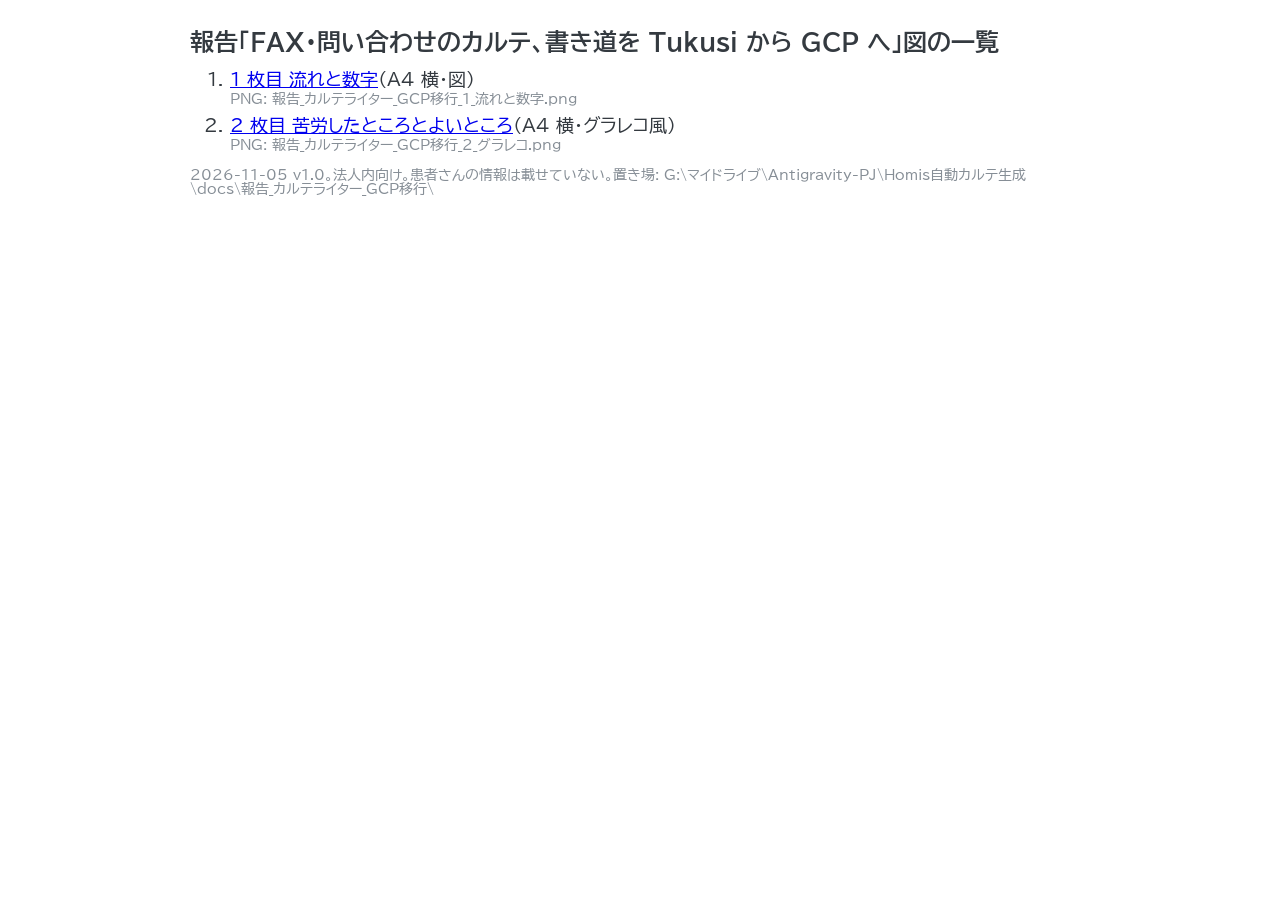
<file: docs/報告_カルテライター_GCP移行/図の一覧.html>
<!DOCTYPE html>
<html lang="ja">
<head>
<meta charset="utf-8">
<title>報告 カルテライター GCP移行 図の一覧</title>
<link href="https://fonts.googleapis.com/css2?family=BIZ+UDPGothic:wght@400;700&amp;display=swap" rel="stylesheet">
<style>
  body{font-family:'BIZ UDPGothic','BIZ UDPゴシック','Meiryo',sans-serif;background:#fff;color:#343a40;max-width:900px;margin:30px auto;padding:0 16px}
  h1{font-size:24px}
  li{margin:10px 0;font-size:18px}
  .p{color:#868e96;font-size:14px}
</style>
</head>
<body>
<h1>報告「FAX・問い合わせのカルテ、書き道を Tukusi から GCP へ」図の一覧</h1>
<ol>
  <li><a href="報告_カルテライター_GCP移行_1_流れと数字.html">1 枚目 流れと数字</a>（A4 横・図）<br><span class="p">PNG: 報告_カルテライター_GCP移行_1_流れと数字.png</span></li>
  <li><a href="報告_カルテライター_GCP移行_2_グラレコ.html">2 枚目 苦労したところとよいところ</a>（A4 横・グラレコ風）<br><span class="p">PNG: 報告_カルテライター_GCP移行_2_グラレコ.png</span></li>
</ol>
<p class="p">2026-11-05 v1.0。法人内向け。患者さんの情報は載せていない。置き場: G:\マイドライブ\Antigravity-PJ\Homis自動カルテ生成\docs\報告_カルテライター_GCP移行\</p>
</body>
</html>
</file>
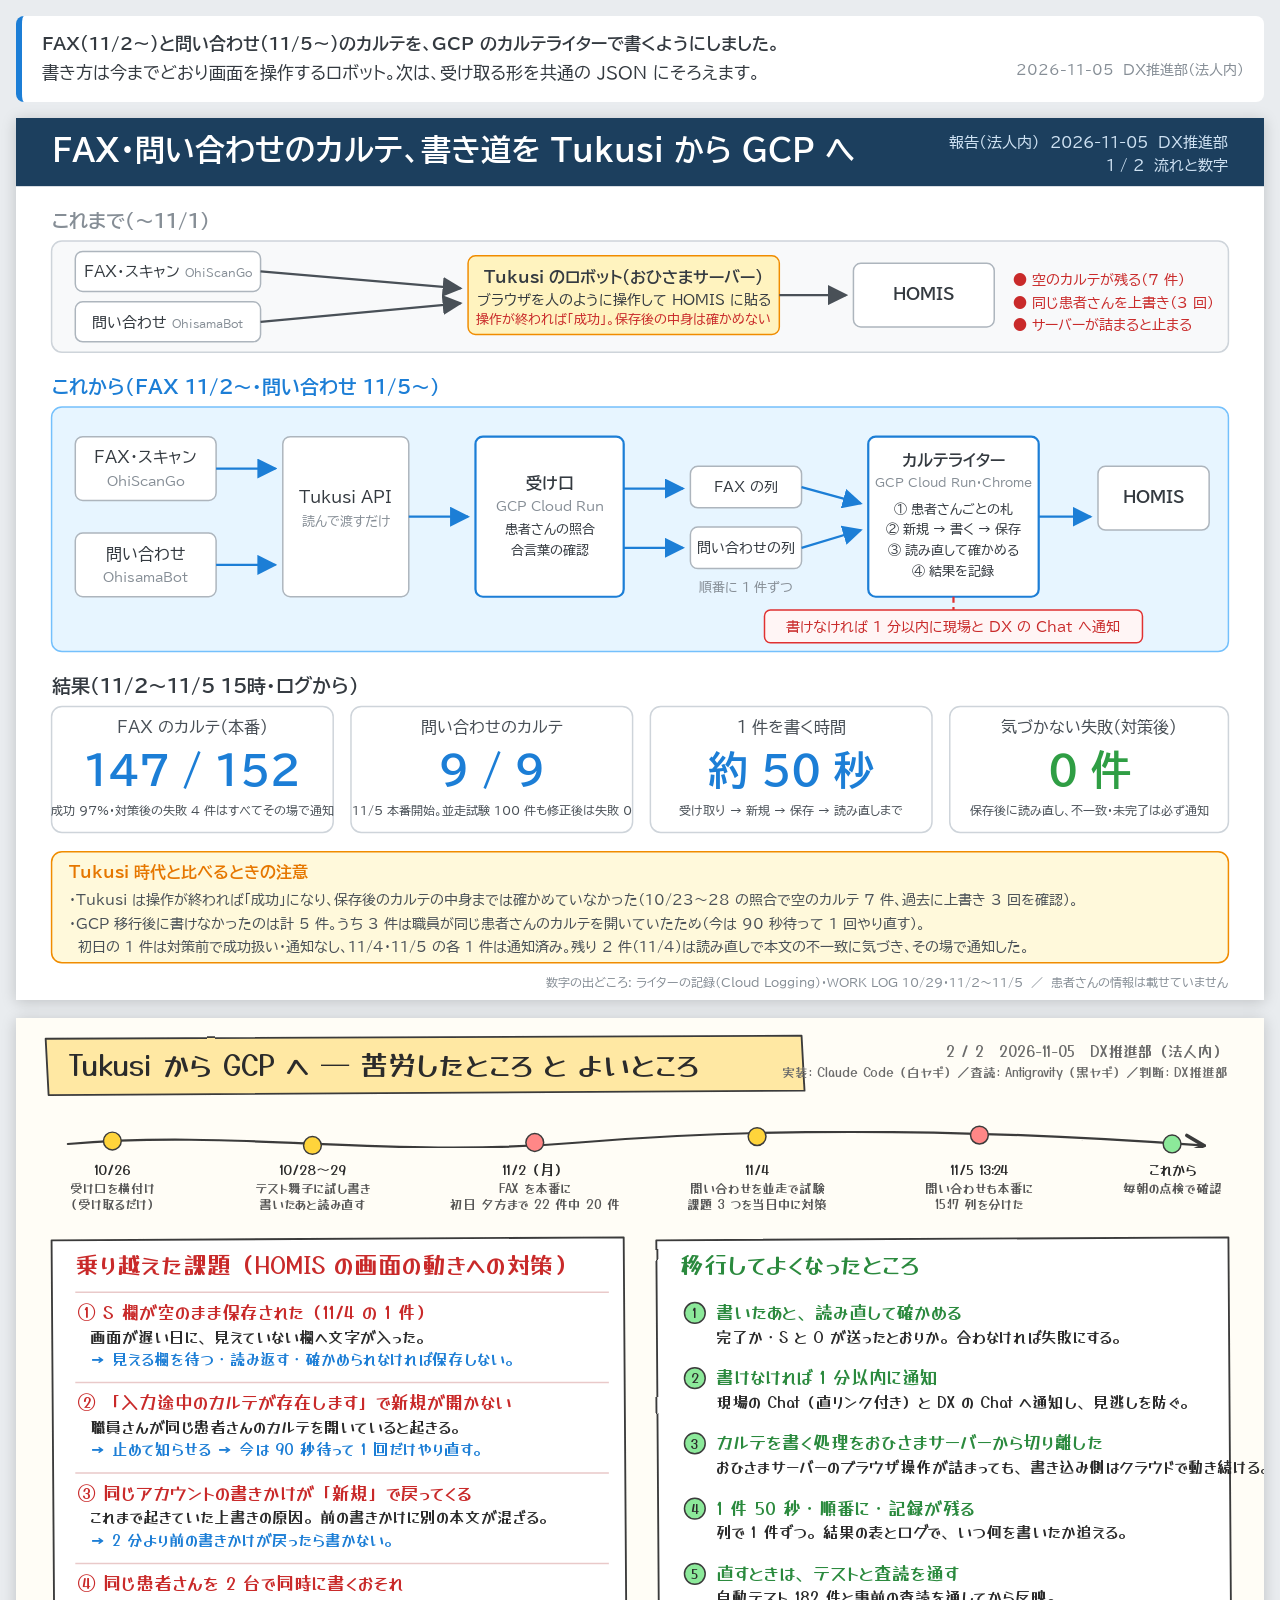
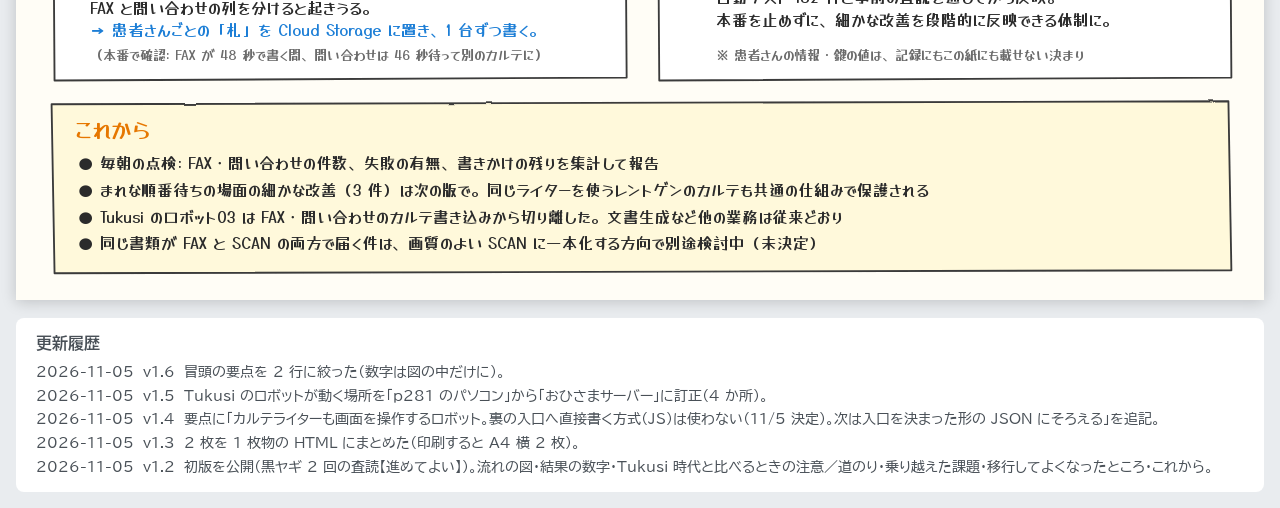
<file: docs/報告_カルテライター_GCP移行/報告_カルテライター_GCP移行.html>
<!DOCTYPE html>
<html lang="ja">
<head>
<meta charset="utf-8">
<meta name="viewport" content="width=device-width, initial-scale=1">
<title>FAX・問い合わせのカルテ、書き道を Tukusi から GCP へ（報告）</title>
<link rel="preconnect" href="https://fonts.googleapis.com">
<link href="https://fonts.googleapis.com/css2?family=BIZ+UDPGothic:wght@400;700&amp;family=Yusei+Magic&amp;family=Klee+One:wght@400;600&amp;display=swap" rel="stylesheet">
<style>
  html,body{margin:0;background:#e9ecef;font-family:'BIZ UDPGothic','BIZ UDPゴシック','Meiryo',sans-serif;color:#343a40}
  .wrap{max-width:1684px;margin:0 auto;padding:16px}
  .sum{background:#fff;border-left:6px solid #1c7ed6;border-radius:8px;padding:14px 20px;margin-bottom:16px;line-height:1.7;font-size:17px}
  .sum .d{float:right;color:#868e96;font-size:14px}
  svg{width:100%;height:auto;display:block;box-shadow:0 2px 14px rgba(0,0,0,.18);margin-bottom:18px}
  #page1{background:#fff}
  #page2{background:#fffdf6}
  .hist{background:#fff;border-radius:8px;padding:12px 20px;font-size:14px;color:#495057;line-height:1.7}
  .hist h2{font-size:16px;margin:0 0 4px}
  @page{size:A4 landscape;margin:0}
  @media print{html,body{background:#fff}.wrap{padding:0;max-width:none}.sum,.hist{display:none}svg{box-shadow:none;margin:0;page-break-after:always}}
</style>
</head>
<body>
<div class="wrap">
<div class="sum">
  <strong>FAX（11/2〜）と問い合わせ（11/5〜）のカルテを、GCP のカルテライターで書くようにしました。</strong><br>
  書き方は今までどおり画面を操作するロボット。次は、受け取る形を共通の JSON にそろえます。
  <span class="d">2026-11-05　DX推進部（法人内）</span>
</div>
<svg id="page1" viewBox="0 0 1684 1190" xmlns="http://www.w3.org/2000/svg" role="img" aria-label="カルテの書き道を Tukusi から GCP へ変えた報告 1枚目 流れと数字"
     font-family="'BIZ UDPGothic','BIZ UDPゴシック','Meiryo',sans-serif">
  <defs>
    <marker id="ar" viewBox="0 0 10 10" refX="9" refY="5" markerWidth="9" markerHeight="9" orient="auto-start-reverse">
      <path d="M0,0 L10,5 L0,10 z" fill="#495057"/>
    </marker>
    <marker id="arb" viewBox="0 0 10 10" refX="9" refY="5" markerWidth="9" markerHeight="9" orient="auto-start-reverse">
      <path d="M0,0 L10,5 L0,10 z" fill="#1c7ed6"/>
    </marker>
  </defs>

  <!-- 見出し -->
  <rect x="0" y="0" width="1684" height="92" fill="#1c3f5e"/>
  <text x="48" y="58" font-size="40" font-weight="700" fill="#fff">FAX・問い合わせのカルテ、書き道を Tukusi から GCP へ</text>
  <text x="1636" y="40" font-size="20" fill="#cfe2f3" text-anchor="end">報告（法人内）　2026-11-05　DX推進部</text>
  <text x="1636" y="72" font-size="20" fill="#cfe2f3" text-anchor="end">1 / 2　流れと数字</text>

  <!-- 前 -->
  <text x="48" y="148" font-size="26" font-weight="700" fill="#868e96">これまで（〜11/1）</text>
  <rect x="48" y="166" width="1588" height="150" rx="14" fill="#f8f9fa" stroke="#ced4da" stroke-width="2"/>
  <g font-size="22" fill="#343a40">
    <rect x="80" y="180" width="250" height="54" rx="10" fill="#fff" stroke="#adb5bd" stroke-width="2"/>
    <text x="205" y="215" text-anchor="middle" font-size="20">FAX・スキャン <tspan font-size="15" fill="#868e96">OhiScanGo</tspan></text>
    <rect x="80" y="248" width="250" height="54" rx="10" fill="#fff" stroke="#adb5bd" stroke-width="2"/>
    <text x="205" y="283" text-anchor="middle" font-size="20">問い合わせ <tspan font-size="15" fill="#868e96">OhisamaBot</tspan></text>
    <line x1="330" y1="207" x2="600" y2="230" stroke="#495057" stroke-width="3" marker-end="url(#ar)"/>
    <line x1="330" y1="275" x2="600" y2="250" stroke="#495057" stroke-width="3" marker-end="url(#ar)"/>
    <rect x="610" y="186" width="420" height="106" rx="10" fill="#fff3bf" stroke="#f08c00" stroke-width="2"/>
    <text x="820" y="222" text-anchor="middle" font-weight="700">Tukusi のロボット（おひさまサーバー）</text>
    <text x="820" y="252" text-anchor="middle" font-size="19">ブラウザを人のように操作して HOMIS に貼る</text>
    <text x="820" y="278" text-anchor="middle" font-size="17" fill="#c92a2a">操作が終われば「成功」。保存後の中身は確かめない</text>
    <line x1="1030" y1="239" x2="1120" y2="239" stroke="#495057" stroke-width="3" marker-end="url(#ar)"/>
    <rect x="1130" y="196" width="190" height="86" rx="10" fill="#fff" stroke="#adb5bd" stroke-width="2"/>
    <text x="1225" y="245" text-anchor="middle" font-weight="700">HOMIS</text>
    <text x="1345" y="226" font-size="19" fill="#c92a2a">● 空のカルテが残る（7 件）</text>
    <text x="1345" y="256" font-size="19" fill="#c92a2a">● 同じ患者さんを上書き（3 回）</text>
    <text x="1345" y="286" font-size="19" fill="#c92a2a">● サーバーが詰まると止まる</text>
  </g>

  <!-- 後 -->
  <text x="48" y="372" font-size="26" font-weight="700" fill="#1c7ed6">これから（FAX 11/2〜・問い合わせ 11/5〜）</text>
  <rect x="48" y="390" width="1588" height="330" rx="14" fill="#e7f5ff" stroke="#74c0fc" stroke-width="2"/>
  <g font-size="22" fill="#343a40">
    <rect x="80" y="430" width="190" height="86" rx="10" fill="#fff" stroke="#adb5bd" stroke-width="2"/>
    <text x="175" y="466" text-anchor="middle">FAX・スキャン</text>
    <text x="175" y="496" text-anchor="middle" font-size="18" fill="#868e96">OhiScanGo</text>
    <rect x="80" y="560" width="190" height="86" rx="10" fill="#fff" stroke="#adb5bd" stroke-width="2"/>
    <text x="175" y="596" text-anchor="middle">問い合わせ</text>
    <text x="175" y="626" text-anchor="middle" font-size="18" fill="#868e96">OhisamaBot</text>
    <line x1="270" y1="473" x2="350" y2="473" stroke="#1c7ed6" stroke-width="3" marker-end="url(#arb)"/>
    <line x1="270" y1="603" x2="350" y2="603" stroke="#1c7ed6" stroke-width="3" marker-end="url(#arb)"/>
    <rect x="360" y="430" width="170" height="216" rx="10" fill="#fff" stroke="#adb5bd" stroke-width="2"/>
    <text x="445" y="520" text-anchor="middle">Tukusi API</text>
    <text x="445" y="550" text-anchor="middle" font-size="18" fill="#868e96">読んで渡すだけ</text>
    <line x1="530" y1="538" x2="610" y2="538" stroke="#1c7ed6" stroke-width="3" marker-end="url(#arb)"/>
    <rect x="620" y="430" width="200" height="216" rx="10" fill="#fff" stroke="#1c7ed6" stroke-width="3"/>
    <text x="720" y="500" text-anchor="middle" font-weight="700">受け口</text>
    <text x="720" y="530" text-anchor="middle" font-size="18" fill="#868e96">GCP Cloud Run</text>
    <text x="720" y="562" text-anchor="middle" font-size="18">患者さんの照合</text>
    <text x="720" y="590" text-anchor="middle" font-size="18">合言葉の確認</text>
    <line x1="820" y1="500" x2="900" y2="500" stroke="#1c7ed6" stroke-width="3" marker-end="url(#arb)"/>
    <line x1="820" y1="580" x2="900" y2="580" stroke="#1c7ed6" stroke-width="3" marker-end="url(#arb)"/>
    <rect x="910" y="470" width="150" height="56" rx="10" fill="#fff" stroke="#adb5bd" stroke-width="2"/>
    <text x="985" y="505" text-anchor="middle" font-size="19">FAX の列</text>
    <rect x="910" y="552" width="150" height="56" rx="10" fill="#fff" stroke="#adb5bd" stroke-width="2"/>
    <text x="985" y="587" text-anchor="middle" font-size="19">問い合わせの列</text>
    <text x="985" y="640" text-anchor="middle" font-size="17" fill="#868e96">順番に 1 件ずつ</text>
    <line x1="1060" y1="498" x2="1140" y2="520" stroke="#1c7ed6" stroke-width="3" marker-end="url(#arb)"/>
    <line x1="1060" y1="580" x2="1140" y2="556" stroke="#1c7ed6" stroke-width="3" marker-end="url(#arb)"/>
    <rect x="1150" y="430" width="230" height="216" rx="10" fill="#fff" stroke="#1c7ed6" stroke-width="3"/>
    <text x="1265" y="470" text-anchor="middle" font-weight="700">カルテライター</text>
    <text x="1265" y="498" text-anchor="middle" font-size="16" fill="#868e96">GCP Cloud Run・Chrome</text>
    <text x="1265" y="534" text-anchor="middle" font-size="18">① 患者さんごとの札</text>
    <text x="1265" y="562" text-anchor="middle" font-size="18">② 新規 → 書く → 保存</text>
    <text x="1265" y="590" text-anchor="middle" font-size="18">③ 読み直して確かめる</text>
    <text x="1265" y="618" text-anchor="middle" font-size="18">④ 結果を記録</text>
    <line x1="1380" y1="538" x2="1450" y2="538" stroke="#1c7ed6" stroke-width="3" marker-end="url(#arb)"/>
    <rect x="1460" y="470" width="150" height="86" rx="10" fill="#fff" stroke="#adb5bd" stroke-width="2"/>
    <text x="1535" y="520" text-anchor="middle" font-weight="700">HOMIS</text>
    <path d="M1265,646 L1265,690" stroke="#e03131" stroke-width="3" stroke-dasharray="8 6" marker-end="url(#ar)"/>
    <rect x="1010" y="664" width="510" height="44" rx="8" fill="#fff5f5" stroke="#e03131" stroke-width="2"/>
    <text x="1265" y="693" text-anchor="middle" font-size="19" fill="#c92a2a">書けなければ 1 分以内に現場と DX の Chat へ通知</text>
  </g>

  <!-- 数字 -->
  <text x="48" y="776" font-size="26" font-weight="700" fill="#343a40">結果（11/2〜11/5 15時・ログから）</text>
  <g>
    <rect x="48" y="794" width="380" height="170" rx="14" fill="#fff" stroke="#ced4da" stroke-width="2"/>
    <text x="238" y="830" font-size="22" text-anchor="middle" fill="#495057">FAX のカルテ（本番）</text>
    <text x="238" y="900" font-size="54" font-weight="700" text-anchor="middle" fill="#1c7ed6">147 / 152</text>
    <text x="238" y="940" font-size="16" text-anchor="middle" fill="#495057">成功 97%・対策後の失敗 4 件はすべてその場で通知</text>

    <rect x="452" y="794" width="380" height="170" rx="14" fill="#fff" stroke="#ced4da" stroke-width="2"/>
    <text x="642" y="830" font-size="22" text-anchor="middle" fill="#495057">問い合わせのカルテ</text>
    <text x="642" y="900" font-size="54" font-weight="700" text-anchor="middle" fill="#1c7ed6">9 / 9</text>
    <text x="642" y="940" font-size="16" text-anchor="middle" fill="#495057">11/5 本番開始。並走試験 100 件も修正後は失敗 0</text>

    <rect x="856" y="794" width="380" height="170" rx="14" fill="#fff" stroke="#ced4da" stroke-width="2"/>
    <text x="1046" y="830" font-size="22" text-anchor="middle" fill="#495057">1 件を書く時間</text>
    <text x="1046" y="900" font-size="54" font-weight="700" text-anchor="middle" fill="#1c7ed6">約 50 秒</text>
    <text x="1046" y="940" font-size="16" text-anchor="middle" fill="#495057">受け取り → 新規 → 保存 → 読み直しまで</text>

    <rect x="1260" y="794" width="376" height="170" rx="14" fill="#fff" stroke="#ced4da" stroke-width="2"/>
    <text x="1448" y="830" font-size="22" text-anchor="middle" fill="#495057">気づかない失敗（対策後）</text>
    <text x="1448" y="900" font-size="54" font-weight="700" text-anchor="middle" fill="#2f9e44">0 件</text>
    <text x="1448" y="940" font-size="16" text-anchor="middle" fill="#495057">保存後に読み直し、不一致・未完了は必ず通知</text>
  </g>

  <!-- 比べ方の注意 -->
  <rect x="48" y="990" width="1588" height="150" rx="14" fill="#fff9db" stroke="#f08c00" stroke-width="2"/>
  <text x="72" y="1026" font-size="22" font-weight="700" fill="#e67700">Tukusi 時代と比べるときの注意</text>
  <text x="72" y="1062" font-size="19" fill="#495057">・Tukusi は操作が終われば「成功」になり、保存後のカルテの中身までは確かめていなかった（10/23〜28 の照合で空のカルテ 7 件、過去に上書き 3 回を確認）。</text>
  <text x="72" y="1094" font-size="19" fill="#495057">・GCP 移行後に書けなかったのは計 5 件。うち 3 件は職員が同じ患者さんのカルテを開いていたため（今は 90 秒待って 1 回やり直す）。</text>
  <text x="72" y="1126" font-size="19" fill="#495057">　初日の 1 件は対策前で成功扱い・通知なし、11/4・11/5 の各 1 件は通知済み。残り 2 件（11/4）は読み直しで本文の不一致に気づき、その場で通知した。</text>

  <text x="1636" y="1172" font-size="16" fill="#868e96" text-anchor="end">数字の出どころ: ライターの記録（Cloud Logging）・WORK_LOG 10/29・11/2〜11/5　／　患者さんの情報は載せていません</text>
</svg>
<svg id="page2" viewBox="0 0 1684 1190" xmlns="http://www.w3.org/2000/svg" role="img" aria-label="カルテの書き道を Tukusi から GCP へ変えた報告 2枚目 苦労したところとよいところ"
     font-family="'Yusei Magic','Klee One','BIZ UDPGothic','Meiryo',sans-serif">
  <defs>
    <filter id="rough" x="-2%" y="-2%" width="104%" height="104%">
      <feTurbulence type="fractalNoise" baseFrequency="0.02" numOctaves="2" seed="7" result="n"/>
      <feDisplacementMap in="SourceGraphic" in2="n" scale="2.2" xChannelSelector="R" yChannelSelector="G"/>
    </filter>
    <marker id="hand" viewBox="0 0 10 10" refX="8" refY="5" markerWidth="10" markerHeight="10" orient="auto-start-reverse">
      <path d="M1,1 L9,5 L1,9" fill="none" stroke="#3b3b3b" stroke-width="1.6" stroke-linecap="round"/>
    </marker>
  </defs>

  <!-- 題 -->
  <g filter="url(#rough)">
    <path d="M40,28 L1060,24 L1064,98 L44,104 Z" fill="#ffe8a3" stroke="#3b3b3b" stroke-width="2.5" stroke-linejoin="round"/>
  </g>
  <text x="70" y="78" font-size="38" fill="#2b2b2b">Tukusi から GCP へ ─ 苦労したところ と よいところ</text>
  <text x="1636" y="52" font-size="20" fill="#6b6b6b" text-anchor="end">2 / 2　2026-11-05　DX推進部（法人内）</text>
  <text x="1636" y="80" font-size="17" fill="#6b6b6b" text-anchor="end">実装: Claude Code（白ヤギ）／査読: Antigravity（黒ヤギ）／判断: DX推進部</text>

  <!-- 道のり -->
  <g stroke="#3b3b3b" stroke-width="3" fill="none" stroke-linecap="round">
    <path d="M70,170 C300,150 500,190 760,168 S1300,150 1600,172" filter="url(#rough)" marker-end="url(#hand)"/>
  </g>
  <g font-size="19" fill="#2b2b2b" text-anchor="middle">
    <g><circle cx="130" cy="166" r="12" fill="#ffd43b" stroke="#3b3b3b" stroke-width="2"/><text x="130" y="212">10/26</text><text x="130" y="236" font-size="17" fill="#555">受け口を横付け</text><text x="130" y="258" font-size="17" fill="#555">（受け取るだけ）</text></g>
    <g><circle cx="400" cy="172" r="12" fill="#ffd43b" stroke="#3b3b3b" stroke-width="2"/><text x="400" y="212">10/28〜29</text><text x="400" y="236" font-size="17" fill="#555">テスト舞子に試し書き</text><text x="400" y="258" font-size="17" fill="#555">書いたあと読み直す</text></g>
    <g><circle cx="700" cy="168" r="12" fill="#ff8787" stroke="#3b3b3b" stroke-width="2"/><text x="700" y="212">11/2（月）</text><text x="700" y="236" font-size="17" fill="#555">FAX を本番に</text><text x="700" y="258" font-size="17" fill="#555">初日 夕方まで 22 件中 20 件</text></g>
    <g><circle cx="1000" cy="160" r="12" fill="#ffd43b" stroke="#3b3b3b" stroke-width="2"/><text x="1000" y="212">11/4</text><text x="1000" y="236" font-size="17" fill="#555">問い合わせを並走で試験</text><text x="1000" y="258" font-size="17" fill="#555">課題 3 つを当日中に対策</text></g>
    <g><circle cx="1300" cy="158" r="12" fill="#ff8787" stroke="#3b3b3b" stroke-width="2"/><text x="1300" y="212">11/5 13:24</text><text x="1300" y="236" font-size="17" fill="#555">問い合わせも本番に</text><text x="1300" y="258" font-size="17" fill="#555">15:17 列を分けた</text></g>
    <g><circle cx="1560" cy="170" r="12" fill="#8ce99a" stroke="#3b3b3b" stroke-width="2"/><text x="1560" y="212">これから</text><text x="1560" y="236" font-size="17" fill="#555">毎朝の点検で確認</text></g>
  </g>

  <!-- 苦労したところ -->
  <g filter="url(#rough)">
    <path d="M48,300 L820,296 L824,890 L52,894 Z" fill="#fff" stroke="#3b3b3b" stroke-width="2.5" stroke-linejoin="round"/>
  </g>
  <text x="80" y="346" font-size="32" fill="#c92a2a">乗り越えた課題（HOMIS の画面の動きへの対策）</text>
  <g font-size="21" fill="#2b2b2b">
    <g>
      <path d="M80,370 L800,370" stroke="#e9c9c9" stroke-width="2"/>
      <text x="84" y="406" font-size="24" fill="#c92a2a">① S 欄が空のまま保存された（11/4 の 1 件）</text>
      <text x="100" y="438">画面が遅い日に、見えていない欄へ文字が入った。</text>
      <text x="100" y="468" fill="#1c7ed6">→ 見える欄を待つ・読み返す・確かめられなければ保存しない。</text>
    </g>
    <g>
      <path d="M80,492 L800,492" stroke="#e9c9c9" stroke-width="2"/>
      <text x="84" y="528" font-size="24" fill="#c92a2a">② 「入力途中のカルテが存在します」で新規が開かない</text>
      <text x="100" y="560">職員さんが同じ患者さんのカルテを開いていると起きる。</text>
      <text x="100" y="590" fill="#1c7ed6">→ 止めて知らせる → 今は 90 秒待って 1 回だけやり直す。</text>
    </g>
    <g>
      <path d="M80,614 L800,614" stroke="#e9c9c9" stroke-width="2"/>
      <text x="84" y="650" font-size="24" fill="#c92a2a">③ 同じアカウントの書きかけが「新規」で戻ってくる</text>
      <text x="100" y="682">これまで起きていた上書きの原因。前の書きかけに別の本文が混ざる。</text>
      <text x="100" y="712" fill="#1c7ed6">→ 2 分より前の書きかけが戻ったら書かない。</text>
    </g>
    <g>
      <path d="M80,736 L800,736" stroke="#e9c9c9" stroke-width="2"/>
      <text x="84" y="772" font-size="24" fill="#c92a2a">④ 同じ患者さんを 2 台で同時に書くおそれ</text>
      <text x="100" y="804">FAX と問い合わせの列を分けると起きうる。</text>
      <text x="100" y="834" fill="#1c7ed6">→ 患者さんごとの「札」を Cloud Storage に置き、1 台ずつ書く。</text>
      <text x="100" y="866" font-size="18" fill="#6b6b6b">（本番で確認: FAX が 48 秒で書く間、問い合わせは 46 秒待って別のカルテに）</text>
    </g>
  </g>

  <!-- よいところ -->
  <g filter="url(#rough)">
    <path d="M864,300 L1636,296 L1640,890 L868,894 Z" fill="#fff" stroke="#3b3b3b" stroke-width="2.5" stroke-linejoin="round"/>
  </g>
  <text x="896" y="346" font-size="32" fill="#2b8a3e">移行してよくなったところ</text>
  <g font-size="21" fill="#2b2b2b">
    <g>
      <circle cx="916" cy="398" r="14" fill="#8ce99a" stroke="#3b3b3b" stroke-width="2"/><text x="916" y="405" font-size="18" text-anchor="middle">1</text>
      <text x="944" y="406" font-size="24" fill="#2b8a3e">書いたあと、読み直して確かめる</text>
      <text x="944" y="438">完了か・S と O が送ったとおりか。合わなければ失敗にする。</text>
    </g>
    <g>
      <circle cx="916" cy="486" r="14" fill="#8ce99a" stroke="#3b3b3b" stroke-width="2"/><text x="916" y="493" font-size="18" text-anchor="middle">2</text>
      <text x="944" y="494" font-size="24" fill="#2b8a3e">書けなければ 1 分以内に通知</text>
      <text x="944" y="526">現場の Chat（直リンク付き）と DX の Chat へ通知し、見逃しを防ぐ。</text>
    </g>
    <g>
      <circle cx="916" cy="574" r="14" fill="#8ce99a" stroke="#3b3b3b" stroke-width="2"/><text x="916" y="581" font-size="18" text-anchor="middle">3</text>
      <text x="944" y="582" font-size="24" fill="#2b8a3e">カルテを書く処理をおひさまサーバーから切り離した</text>
      <text x="944" y="614">おひさまサーバーのブラウザ操作が詰まっても、書き込み側はクラウドで動き続ける。</text>
    </g>
    <g>
      <circle cx="916" cy="662" r="14" fill="#8ce99a" stroke="#3b3b3b" stroke-width="2"/><text x="916" y="669" font-size="18" text-anchor="middle">4</text>
      <text x="944" y="670" font-size="24" fill="#2b8a3e">1 件 50 秒・順番に・記録が残る</text>
      <text x="944" y="702">列で 1 件ずつ。結果の表とログで、いつ何を書いたか追える。</text>
    </g>
    <g>
      <circle cx="916" cy="750" r="14" fill="#8ce99a" stroke="#3b3b3b" stroke-width="2"/><text x="916" y="757" font-size="18" text-anchor="middle">5</text>
      <text x="944" y="758" font-size="24" fill="#2b8a3e">直すときは、テストと査読を通す</text>
      <text x="944" y="790">自動テスト 182 件と事前の査読を通してから反映。</text>
      <text x="944" y="820">本番を止めずに、細かな改善を段階的に反映できる体制に。</text>
    </g>
    <text x="944" y="866" font-size="18" fill="#6b6b6b">※ 患者さんの情報・鍵の値は、記録にもこの紙にも載せない決まり</text>
  </g>

  <!-- これから -->
  <g filter="url(#rough)">
    <path d="M48,926 L1636,922 L1640,1150 L52,1154 Z" fill="#fff9db" stroke="#3b3b3b" stroke-width="2.5" stroke-linejoin="round"/>
  </g>
  <text x="80" y="972" font-size="30" fill="#e67700">これから</text>
  <g font-size="21" fill="#2b2b2b">
    <text x="84" y="1014">● 毎朝の点検: FAX・問い合わせの件数、失敗の有無、書きかけの残りを集計して報告</text>
    <text x="84" y="1050">● まれな順番待ちの場面の細かな改善（3 件）は次の版で。同じライターを使うレントゲンのカルテも共通の仕組みで保護される</text>
    <text x="84" y="1086">● Tukusi のロボット03 は FAX・問い合わせのカルテ書き込みから切り離した。文書生成など他の業務は従来どおり</text>
    <text x="84" y="1122">● 同じ書類が FAX と SCAN の両方で届く件は、画質のよい SCAN に一本化する方向で別途検討中（未決定）</text>
  </g>
</svg>
<div class="hist">
  <h2>更新履歴</h2>
  2026-11-05　v1.6　冒頭の要点を 2 行に絞った（数字は図の中だけに）。<br>
  2026-11-05　v1.5　Tukusi のロボットが動く場所を「p281 のパソコン」から「おひさまサーバー」に訂正（4 か所）。<br>
  2026-11-05　v1.4　要点に「カルテライターも画面を操作するロボット。裏の入口へ直接書く方式（JS）は使わない（11/5 決定）。次は入口を決まった形の JSON にそろえる」を追記。<br>
  2026-11-05　v1.3　2 枚を 1 枚物の HTML にまとめた（印刷すると A4 横 2 枚）。<br>
  2026-11-05　v1.2　初版を公開（黒ヤギ 2 回の査読【進めてよい】）。流れの図・結果の数字・Tukusi 時代と比べるときの注意／道のり・乗り越えた課題・移行してよくなったところ・これから。
</div>
</div>
</body>
</html>
</file>
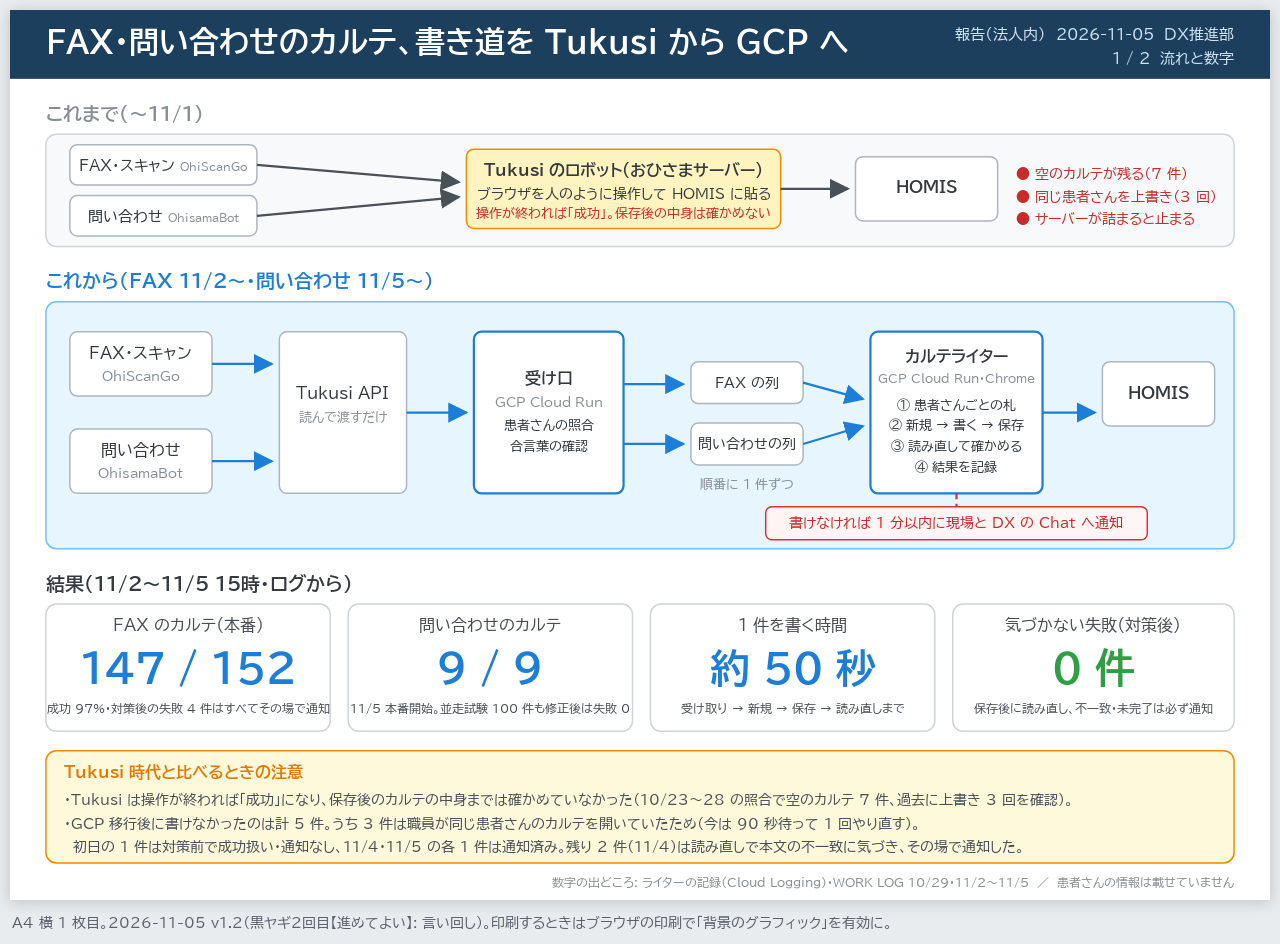
<file: docs/報告_カルテライター_GCP移行/報告_カルテライター_GCP移行_1_流れと数字.html>
<!DOCTYPE html>
<html lang="ja">
<head>
<meta charset="utf-8">
<meta name="viewport" content="width=device-width, initial-scale=1">
<title>カルテの書き道を Tukusi から GCP へ（1 流れと数字）</title>
<link rel="preconnect" href="https://fonts.googleapis.com">
<link href="https://fonts.googleapis.com/css2?family=BIZ+UDPGothic:wght@400;700&amp;display=swap" rel="stylesheet">
<style>
  html,body{margin:0;background:#e9ecef;font-family:'BIZ UDPGothic','BIZ UDPゴシック','Meiryo',sans-serif}
  .sheet{max-width:1684px;margin:0 auto;padding:10px}
  svg{width:100%;height:auto;display:block;background:#fff;box-shadow:0 2px 14px rgba(0,0,0,.18)}
  .note{max-width:1684px;margin:6px auto 14px;padding:0 12px;color:#5b616b;font-size:14px}
  @page{size:A4 landscape;margin:0}
  @media print{html,body{background:#fff}.sheet{padding:0;max-width:none}svg{box-shadow:none}.note{display:none}}
</style>
</head>
<body>
<div class="sheet">
<svg id="page1" viewBox="0 0 1684 1190" xmlns="http://www.w3.org/2000/svg" role="img" aria-label="カルテの書き道を Tukusi から GCP へ変えた報告 1枚目 流れと数字"
     font-family="'BIZ UDPGothic','BIZ UDPゴシック','Meiryo',sans-serif">
  <defs>
    <marker id="ar" viewBox="0 0 10 10" refX="9" refY="5" markerWidth="9" markerHeight="9" orient="auto-start-reverse">
      <path d="M0,0 L10,5 L0,10 z" fill="#495057"/>
    </marker>
    <marker id="arb" viewBox="0 0 10 10" refX="9" refY="5" markerWidth="9" markerHeight="9" orient="auto-start-reverse">
      <path d="M0,0 L10,5 L0,10 z" fill="#1c7ed6"/>
    </marker>
  </defs>

  <!-- 見出し -->
  <rect x="0" y="0" width="1684" height="92" fill="#1c3f5e"/>
  <text x="48" y="58" font-size="40" font-weight="700" fill="#fff">FAX・問い合わせのカルテ、書き道を Tukusi から GCP へ</text>
  <text x="1636" y="40" font-size="20" fill="#cfe2f3" text-anchor="end">報告（法人内）　2026-11-05　DX推進部</text>
  <text x="1636" y="72" font-size="20" fill="#cfe2f3" text-anchor="end">1 / 2　流れと数字</text>

  <!-- 前 -->
  <text x="48" y="148" font-size="26" font-weight="700" fill="#868e96">これまで（〜11/1）</text>
  <rect x="48" y="166" width="1588" height="150" rx="14" fill="#f8f9fa" stroke="#ced4da" stroke-width="2"/>
  <g font-size="22" fill="#343a40">
    <rect x="80" y="180" width="250" height="54" rx="10" fill="#fff" stroke="#adb5bd" stroke-width="2"/>
    <text x="205" y="215" text-anchor="middle" font-size="20">FAX・スキャン <tspan font-size="15" fill="#868e96">OhiScanGo</tspan></text>
    <rect x="80" y="248" width="250" height="54" rx="10" fill="#fff" stroke="#adb5bd" stroke-width="2"/>
    <text x="205" y="283" text-anchor="middle" font-size="20">問い合わせ <tspan font-size="15" fill="#868e96">OhisamaBot</tspan></text>
    <line x1="330" y1="207" x2="600" y2="230" stroke="#495057" stroke-width="3" marker-end="url(#ar)"/>
    <line x1="330" y1="275" x2="600" y2="250" stroke="#495057" stroke-width="3" marker-end="url(#ar)"/>
    <rect x="610" y="186" width="420" height="106" rx="10" fill="#fff3bf" stroke="#f08c00" stroke-width="2"/>
    <text x="820" y="222" text-anchor="middle" font-weight="700">Tukusi のロボット（おひさまサーバー）</text>
    <text x="820" y="252" text-anchor="middle" font-size="19">ブラウザを人のように操作して HOMIS に貼る</text>
    <text x="820" y="278" text-anchor="middle" font-size="17" fill="#c92a2a">操作が終われば「成功」。保存後の中身は確かめない</text>
    <line x1="1030" y1="239" x2="1120" y2="239" stroke="#495057" stroke-width="3" marker-end="url(#ar)"/>
    <rect x="1130" y="196" width="190" height="86" rx="10" fill="#fff" stroke="#adb5bd" stroke-width="2"/>
    <text x="1225" y="245" text-anchor="middle" font-weight="700">HOMIS</text>
    <text x="1345" y="226" font-size="19" fill="#c92a2a">● 空のカルテが残る（7 件）</text>
    <text x="1345" y="256" font-size="19" fill="#c92a2a">● 同じ患者さんを上書き（3 回）</text>
    <text x="1345" y="286" font-size="19" fill="#c92a2a">● サーバーが詰まると止まる</text>
  </g>

  <!-- 後 -->
  <text x="48" y="372" font-size="26" font-weight="700" fill="#1c7ed6">これから（FAX 11/2〜・問い合わせ 11/5〜）</text>
  <rect x="48" y="390" width="1588" height="330" rx="14" fill="#e7f5ff" stroke="#74c0fc" stroke-width="2"/>
  <g font-size="22" fill="#343a40">
    <rect x="80" y="430" width="190" height="86" rx="10" fill="#fff" stroke="#adb5bd" stroke-width="2"/>
    <text x="175" y="466" text-anchor="middle">FAX・スキャン</text>
    <text x="175" y="496" text-anchor="middle" font-size="18" fill="#868e96">OhiScanGo</text>
    <rect x="80" y="560" width="190" height="86" rx="10" fill="#fff" stroke="#adb5bd" stroke-width="2"/>
    <text x="175" y="596" text-anchor="middle">問い合わせ</text>
    <text x="175" y="626" text-anchor="middle" font-size="18" fill="#868e96">OhisamaBot</text>
    <line x1="270" y1="473" x2="350" y2="473" stroke="#1c7ed6" stroke-width="3" marker-end="url(#arb)"/>
    <line x1="270" y1="603" x2="350" y2="603" stroke="#1c7ed6" stroke-width="3" marker-end="url(#arb)"/>
    <rect x="360" y="430" width="170" height="216" rx="10" fill="#fff" stroke="#adb5bd" stroke-width="2"/>
    <text x="445" y="520" text-anchor="middle">Tukusi API</text>
    <text x="445" y="550" text-anchor="middle" font-size="18" fill="#868e96">読んで渡すだけ</text>
    <line x1="530" y1="538" x2="610" y2="538" stroke="#1c7ed6" stroke-width="3" marker-end="url(#arb)"/>
    <rect x="620" y="430" width="200" height="216" rx="10" fill="#fff" stroke="#1c7ed6" stroke-width="3"/>
    <text x="720" y="500" text-anchor="middle" font-weight="700">受け口</text>
    <text x="720" y="530" text-anchor="middle" font-size="18" fill="#868e96">GCP Cloud Run</text>
    <text x="720" y="562" text-anchor="middle" font-size="18">患者さんの照合</text>
    <text x="720" y="590" text-anchor="middle" font-size="18">合言葉の確認</text>
    <line x1="820" y1="500" x2="900" y2="500" stroke="#1c7ed6" stroke-width="3" marker-end="url(#arb)"/>
    <line x1="820" y1="580" x2="900" y2="580" stroke="#1c7ed6" stroke-width="3" marker-end="url(#arb)"/>
    <rect x="910" y="470" width="150" height="56" rx="10" fill="#fff" stroke="#adb5bd" stroke-width="2"/>
    <text x="985" y="505" text-anchor="middle" font-size="19">FAX の列</text>
    <rect x="910" y="552" width="150" height="56" rx="10" fill="#fff" stroke="#adb5bd" stroke-width="2"/>
    <text x="985" y="587" text-anchor="middle" font-size="19">問い合わせの列</text>
    <text x="985" y="640" text-anchor="middle" font-size="17" fill="#868e96">順番に 1 件ずつ</text>
    <line x1="1060" y1="498" x2="1140" y2="520" stroke="#1c7ed6" stroke-width="3" marker-end="url(#arb)"/>
    <line x1="1060" y1="580" x2="1140" y2="556" stroke="#1c7ed6" stroke-width="3" marker-end="url(#arb)"/>
    <rect x="1150" y="430" width="230" height="216" rx="10" fill="#fff" stroke="#1c7ed6" stroke-width="3"/>
    <text x="1265" y="470" text-anchor="middle" font-weight="700">カルテライター</text>
    <text x="1265" y="498" text-anchor="middle" font-size="16" fill="#868e96">GCP Cloud Run・Chrome</text>
    <text x="1265" y="534" text-anchor="middle" font-size="18">① 患者さんごとの札</text>
    <text x="1265" y="562" text-anchor="middle" font-size="18">② 新規 → 書く → 保存</text>
    <text x="1265" y="590" text-anchor="middle" font-size="18">③ 読み直して確かめる</text>
    <text x="1265" y="618" text-anchor="middle" font-size="18">④ 結果を記録</text>
    <line x1="1380" y1="538" x2="1450" y2="538" stroke="#1c7ed6" stroke-width="3" marker-end="url(#arb)"/>
    <rect x="1460" y="470" width="150" height="86" rx="10" fill="#fff" stroke="#adb5bd" stroke-width="2"/>
    <text x="1535" y="520" text-anchor="middle" font-weight="700">HOMIS</text>
    <path d="M1265,646 L1265,690" stroke="#e03131" stroke-width="3" stroke-dasharray="8 6" marker-end="url(#ar)"/>
    <rect x="1010" y="664" width="510" height="44" rx="8" fill="#fff5f5" stroke="#e03131" stroke-width="2"/>
    <text x="1265" y="693" text-anchor="middle" font-size="19" fill="#c92a2a">書けなければ 1 分以内に現場と DX の Chat へ通知</text>
  </g>

  <!-- 数字 -->
  <text x="48" y="776" font-size="26" font-weight="700" fill="#343a40">結果（11/2〜11/5 15時・ログから）</text>
  <g>
    <rect x="48" y="794" width="380" height="170" rx="14" fill="#fff" stroke="#ced4da" stroke-width="2"/>
    <text x="238" y="830" font-size="22" text-anchor="middle" fill="#495057">FAX のカルテ（本番）</text>
    <text x="238" y="900" font-size="54" font-weight="700" text-anchor="middle" fill="#1c7ed6">147 / 152</text>
    <text x="238" y="940" font-size="16" text-anchor="middle" fill="#495057">成功 97%・対策後の失敗 4 件はすべてその場で通知</text>

    <rect x="452" y="794" width="380" height="170" rx="14" fill="#fff" stroke="#ced4da" stroke-width="2"/>
    <text x="642" y="830" font-size="22" text-anchor="middle" fill="#495057">問い合わせのカルテ</text>
    <text x="642" y="900" font-size="54" font-weight="700" text-anchor="middle" fill="#1c7ed6">9 / 9</text>
    <text x="642" y="940" font-size="16" text-anchor="middle" fill="#495057">11/5 本番開始。並走試験 100 件も修正後は失敗 0</text>

    <rect x="856" y="794" width="380" height="170" rx="14" fill="#fff" stroke="#ced4da" stroke-width="2"/>
    <text x="1046" y="830" font-size="22" text-anchor="middle" fill="#495057">1 件を書く時間</text>
    <text x="1046" y="900" font-size="54" font-weight="700" text-anchor="middle" fill="#1c7ed6">約 50 秒</text>
    <text x="1046" y="940" font-size="16" text-anchor="middle" fill="#495057">受け取り → 新規 → 保存 → 読み直しまで</text>

    <rect x="1260" y="794" width="376" height="170" rx="14" fill="#fff" stroke="#ced4da" stroke-width="2"/>
    <text x="1448" y="830" font-size="22" text-anchor="middle" fill="#495057">気づかない失敗（対策後）</text>
    <text x="1448" y="900" font-size="54" font-weight="700" text-anchor="middle" fill="#2f9e44">0 件</text>
    <text x="1448" y="940" font-size="16" text-anchor="middle" fill="#495057">保存後に読み直し、不一致・未完了は必ず通知</text>
  </g>

  <!-- 比べ方の注意 -->
  <rect x="48" y="990" width="1588" height="150" rx="14" fill="#fff9db" stroke="#f08c00" stroke-width="2"/>
  <text x="72" y="1026" font-size="22" font-weight="700" fill="#e67700">Tukusi 時代と比べるときの注意</text>
  <text x="72" y="1062" font-size="19" fill="#495057">・Tukusi は操作が終われば「成功」になり、保存後のカルテの中身までは確かめていなかった（10/23〜28 の照合で空のカルテ 7 件、過去に上書き 3 回を確認）。</text>
  <text x="72" y="1094" font-size="19" fill="#495057">・GCP 移行後に書けなかったのは計 5 件。うち 3 件は職員が同じ患者さんのカルテを開いていたため（今は 90 秒待って 1 回やり直す）。</text>
  <text x="72" y="1126" font-size="19" fill="#495057">　初日の 1 件は対策前で成功扱い・通知なし、11/4・11/5 の各 1 件は通知済み。残り 2 件（11/4）は読み直しで本文の不一致に気づき、その場で通知した。</text>

  <text x="1636" y="1172" font-size="16" fill="#868e96" text-anchor="end">数字の出どころ: ライターの記録（Cloud Logging）・WORK_LOG 10/29・11/2〜11/5　／　患者さんの情報は載せていません</text>
</svg>
</div>
<p class="note">A4 横 1 枚目。2026-11-05 v1.2（黒ヤギ2回目【進めてよい】: 言い回し）。印刷するときはブラウザの印刷で「背景のグラフィック」を有効に。</p>
</body>
</html>
</file>
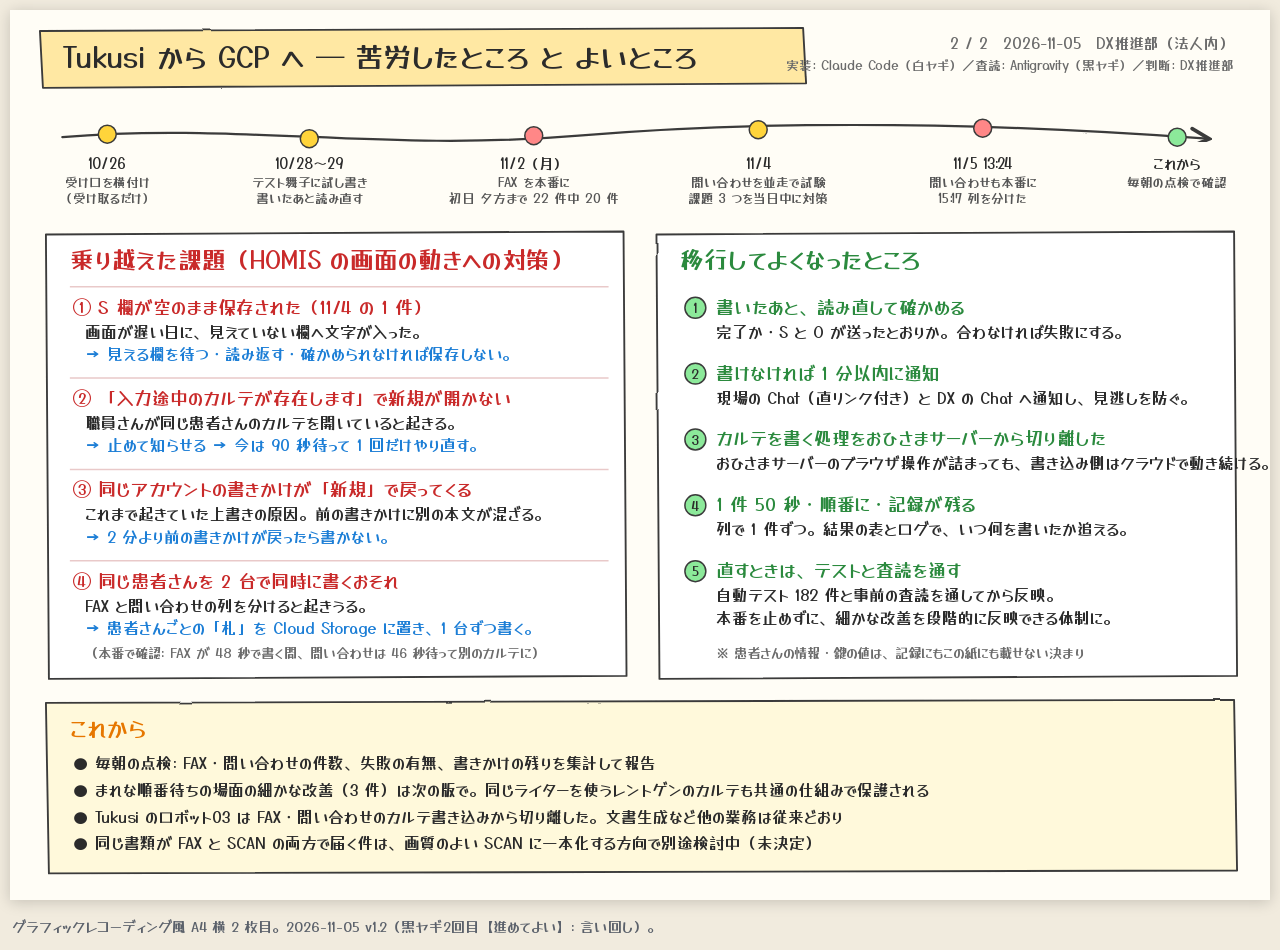
<file: docs/報告_カルテライター_GCP移行/報告_カルテライター_GCP移行_2_グラレコ.html>
<!DOCTYPE html>
<html lang="ja">
<head>
<meta charset="utf-8">
<meta name="viewport" content="width=device-width, initial-scale=1">
<title>カルテの書き道を Tukusi から GCP へ（2 グラレコ）</title>
<link rel="preconnect" href="https://fonts.googleapis.com">
<link href="https://fonts.googleapis.com/css2?family=Yusei+Magic&amp;family=Klee+One:wght@400;600&amp;display=swap" rel="stylesheet">
<style>
  html,body{margin:0;background:#f1ebde;font-family:'Yusei Magic','Klee One','BIZ UDPGothic','Meiryo',sans-serif}
  .sheet{max-width:1684px;margin:0 auto;padding:10px}
  svg{width:100%;height:auto;display:block;background:#fffdf6;box-shadow:0 2px 14px rgba(0,0,0,.18)}
  .note{max-width:1684px;margin:6px auto 14px;padding:0 12px;color:#5b616b;font-size:14px}
  @page{size:A4 landscape;margin:0}
  @media print{html,body{background:#fff}.sheet{padding:0;max-width:none}svg{box-shadow:none}.note{display:none}}
</style>
</head>
<body>
<div class="sheet">
<svg id="page2" viewBox="0 0 1684 1190" xmlns="http://www.w3.org/2000/svg" role="img" aria-label="カルテの書き道を Tukusi から GCP へ変えた報告 2枚目 苦労したところとよいところ"
     font-family="'Yusei Magic','Klee One','BIZ UDPGothic','Meiryo',sans-serif">
  <defs>
    <filter id="rough" x="-2%" y="-2%" width="104%" height="104%">
      <feTurbulence type="fractalNoise" baseFrequency="0.02" numOctaves="2" seed="7" result="n"/>
      <feDisplacementMap in="SourceGraphic" in2="n" scale="2.2" xChannelSelector="R" yChannelSelector="G"/>
    </filter>
    <marker id="hand" viewBox="0 0 10 10" refX="8" refY="5" markerWidth="10" markerHeight="10" orient="auto-start-reverse">
      <path d="M1,1 L9,5 L1,9" fill="none" stroke="#3b3b3b" stroke-width="1.6" stroke-linecap="round"/>
    </marker>
  </defs>

  <!-- 題 -->
  <g filter="url(#rough)">
    <path d="M40,28 L1060,24 L1064,98 L44,104 Z" fill="#ffe8a3" stroke="#3b3b3b" stroke-width="2.5" stroke-linejoin="round"/>
  </g>
  <text x="70" y="78" font-size="38" fill="#2b2b2b">Tukusi から GCP へ ─ 苦労したところ と よいところ</text>
  <text x="1636" y="52" font-size="20" fill="#6b6b6b" text-anchor="end">2 / 2　2026-11-05　DX推進部（法人内）</text>
  <text x="1636" y="80" font-size="17" fill="#6b6b6b" text-anchor="end">実装: Claude Code（白ヤギ）／査読: Antigravity（黒ヤギ）／判断: DX推進部</text>

  <!-- 道のり -->
  <g stroke="#3b3b3b" stroke-width="3" fill="none" stroke-linecap="round">
    <path d="M70,170 C300,150 500,190 760,168 S1300,150 1600,172" filter="url(#rough)" marker-end="url(#hand)"/>
  </g>
  <g font-size="19" fill="#2b2b2b" text-anchor="middle">
    <g><circle cx="130" cy="166" r="12" fill="#ffd43b" stroke="#3b3b3b" stroke-width="2"/><text x="130" y="212">10/26</text><text x="130" y="236" font-size="17" fill="#555">受け口を横付け</text><text x="130" y="258" font-size="17" fill="#555">（受け取るだけ）</text></g>
    <g><circle cx="400" cy="172" r="12" fill="#ffd43b" stroke="#3b3b3b" stroke-width="2"/><text x="400" y="212">10/28〜29</text><text x="400" y="236" font-size="17" fill="#555">テスト舞子に試し書き</text><text x="400" y="258" font-size="17" fill="#555">書いたあと読み直す</text></g>
    <g><circle cx="700" cy="168" r="12" fill="#ff8787" stroke="#3b3b3b" stroke-width="2"/><text x="700" y="212">11/2（月）</text><text x="700" y="236" font-size="17" fill="#555">FAX を本番に</text><text x="700" y="258" font-size="17" fill="#555">初日 夕方まで 22 件中 20 件</text></g>
    <g><circle cx="1000" cy="160" r="12" fill="#ffd43b" stroke="#3b3b3b" stroke-width="2"/><text x="1000" y="212">11/4</text><text x="1000" y="236" font-size="17" fill="#555">問い合わせを並走で試験</text><text x="1000" y="258" font-size="17" fill="#555">課題 3 つを当日中に対策</text></g>
    <g><circle cx="1300" cy="158" r="12" fill="#ff8787" stroke="#3b3b3b" stroke-width="2"/><text x="1300" y="212">11/5 13:24</text><text x="1300" y="236" font-size="17" fill="#555">問い合わせも本番に</text><text x="1300" y="258" font-size="17" fill="#555">15:17 列を分けた</text></g>
    <g><circle cx="1560" cy="170" r="12" fill="#8ce99a" stroke="#3b3b3b" stroke-width="2"/><text x="1560" y="212">これから</text><text x="1560" y="236" font-size="17" fill="#555">毎朝の点検で確認</text></g>
  </g>

  <!-- 苦労したところ -->
  <g filter="url(#rough)">
    <path d="M48,300 L820,296 L824,890 L52,894 Z" fill="#fff" stroke="#3b3b3b" stroke-width="2.5" stroke-linejoin="round"/>
  </g>
  <text x="80" y="346" font-size="32" fill="#c92a2a">乗り越えた課題（HOMIS の画面の動きへの対策）</text>
  <g font-size="21" fill="#2b2b2b">
    <g>
      <path d="M80,370 L800,370" stroke="#e9c9c9" stroke-width="2"/>
      <text x="84" y="406" font-size="24" fill="#c92a2a">① S 欄が空のまま保存された（11/4 の 1 件）</text>
      <text x="100" y="438">画面が遅い日に、見えていない欄へ文字が入った。</text>
      <text x="100" y="468" fill="#1c7ed6">→ 見える欄を待つ・読み返す・確かめられなければ保存しない。</text>
    </g>
    <g>
      <path d="M80,492 L800,492" stroke="#e9c9c9" stroke-width="2"/>
      <text x="84" y="528" font-size="24" fill="#c92a2a">② 「入力途中のカルテが存在します」で新規が開かない</text>
      <text x="100" y="560">職員さんが同じ患者さんのカルテを開いていると起きる。</text>
      <text x="100" y="590" fill="#1c7ed6">→ 止めて知らせる → 今は 90 秒待って 1 回だけやり直す。</text>
    </g>
    <g>
      <path d="M80,614 L800,614" stroke="#e9c9c9" stroke-width="2"/>
      <text x="84" y="650" font-size="24" fill="#c92a2a">③ 同じアカウントの書きかけが「新規」で戻ってくる</text>
      <text x="100" y="682">これまで起きていた上書きの原因。前の書きかけに別の本文が混ざる。</text>
      <text x="100" y="712" fill="#1c7ed6">→ 2 分より前の書きかけが戻ったら書かない。</text>
    </g>
    <g>
      <path d="M80,736 L800,736" stroke="#e9c9c9" stroke-width="2"/>
      <text x="84" y="772" font-size="24" fill="#c92a2a">④ 同じ患者さんを 2 台で同時に書くおそれ</text>
      <text x="100" y="804">FAX と問い合わせの列を分けると起きうる。</text>
      <text x="100" y="834" fill="#1c7ed6">→ 患者さんごとの「札」を Cloud Storage に置き、1 台ずつ書く。</text>
      <text x="100" y="866" font-size="18" fill="#6b6b6b">（本番で確認: FAX が 48 秒で書く間、問い合わせは 46 秒待って別のカルテに）</text>
    </g>
  </g>

  <!-- よいところ -->
  <g filter="url(#rough)">
    <path d="M864,300 L1636,296 L1640,890 L868,894 Z" fill="#fff" stroke="#3b3b3b" stroke-width="2.5" stroke-linejoin="round"/>
  </g>
  <text x="896" y="346" font-size="32" fill="#2b8a3e">移行してよくなったところ</text>
  <g font-size="21" fill="#2b2b2b">
    <g>
      <circle cx="916" cy="398" r="14" fill="#8ce99a" stroke="#3b3b3b" stroke-width="2"/><text x="916" y="405" font-size="18" text-anchor="middle">1</text>
      <text x="944" y="406" font-size="24" fill="#2b8a3e">書いたあと、読み直して確かめる</text>
      <text x="944" y="438">完了か・S と O が送ったとおりか。合わなければ失敗にする。</text>
    </g>
    <g>
      <circle cx="916" cy="486" r="14" fill="#8ce99a" stroke="#3b3b3b" stroke-width="2"/><text x="916" y="493" font-size="18" text-anchor="middle">2</text>
      <text x="944" y="494" font-size="24" fill="#2b8a3e">書けなければ 1 分以内に通知</text>
      <text x="944" y="526">現場の Chat（直リンク付き）と DX の Chat へ通知し、見逃しを防ぐ。</text>
    </g>
    <g>
      <circle cx="916" cy="574" r="14" fill="#8ce99a" stroke="#3b3b3b" stroke-width="2"/><text x="916" y="581" font-size="18" text-anchor="middle">3</text>
      <text x="944" y="582" font-size="24" fill="#2b8a3e">カルテを書く処理をおひさまサーバーから切り離した</text>
      <text x="944" y="614">おひさまサーバーのブラウザ操作が詰まっても、書き込み側はクラウドで動き続ける。</text>
    </g>
    <g>
      <circle cx="916" cy="662" r="14" fill="#8ce99a" stroke="#3b3b3b" stroke-width="2"/><text x="916" y="669" font-size="18" text-anchor="middle">4</text>
      <text x="944" y="670" font-size="24" fill="#2b8a3e">1 件 50 秒・順番に・記録が残る</text>
      <text x="944" y="702">列で 1 件ずつ。結果の表とログで、いつ何を書いたか追える。</text>
    </g>
    <g>
      <circle cx="916" cy="750" r="14" fill="#8ce99a" stroke="#3b3b3b" stroke-width="2"/><text x="916" y="757" font-size="18" text-anchor="middle">5</text>
      <text x="944" y="758" font-size="24" fill="#2b8a3e">直すときは、テストと査読を通す</text>
      <text x="944" y="790">自動テスト 182 件と事前の査読を通してから反映。</text>
      <text x="944" y="820">本番を止めずに、細かな改善を段階的に反映できる体制に。</text>
    </g>
    <text x="944" y="866" font-size="18" fill="#6b6b6b">※ 患者さんの情報・鍵の値は、記録にもこの紙にも載せない決まり</text>
  </g>

  <!-- これから -->
  <g filter="url(#rough)">
    <path d="M48,926 L1636,922 L1640,1150 L52,1154 Z" fill="#fff9db" stroke="#3b3b3b" stroke-width="2.5" stroke-linejoin="round"/>
  </g>
  <text x="80" y="972" font-size="30" fill="#e67700">これから</text>
  <g font-size="21" fill="#2b2b2b">
    <text x="84" y="1014">● 毎朝の点検: FAX・問い合わせの件数、失敗の有無、書きかけの残りを集計して報告</text>
    <text x="84" y="1050">● まれな順番待ちの場面の細かな改善（3 件）は次の版で。同じライターを使うレントゲンのカルテも共通の仕組みで保護される</text>
    <text x="84" y="1086">● Tukusi のロボット03 は FAX・問い合わせのカルテ書き込みから切り離した。文書生成など他の業務は従来どおり</text>
    <text x="84" y="1122">● 同じ書類が FAX と SCAN の両方で届く件は、画質のよい SCAN に一本化する方向で別途検討中（未決定）</text>
  </g>
</svg>
</div>
<p class="note">グラフィックレコーディング風 A4 横 2 枚目。2026-11-05 v1.2（黒ヤギ2回目【進めてよい】: 言い回し）。</p>
</body>
</html>
</file>
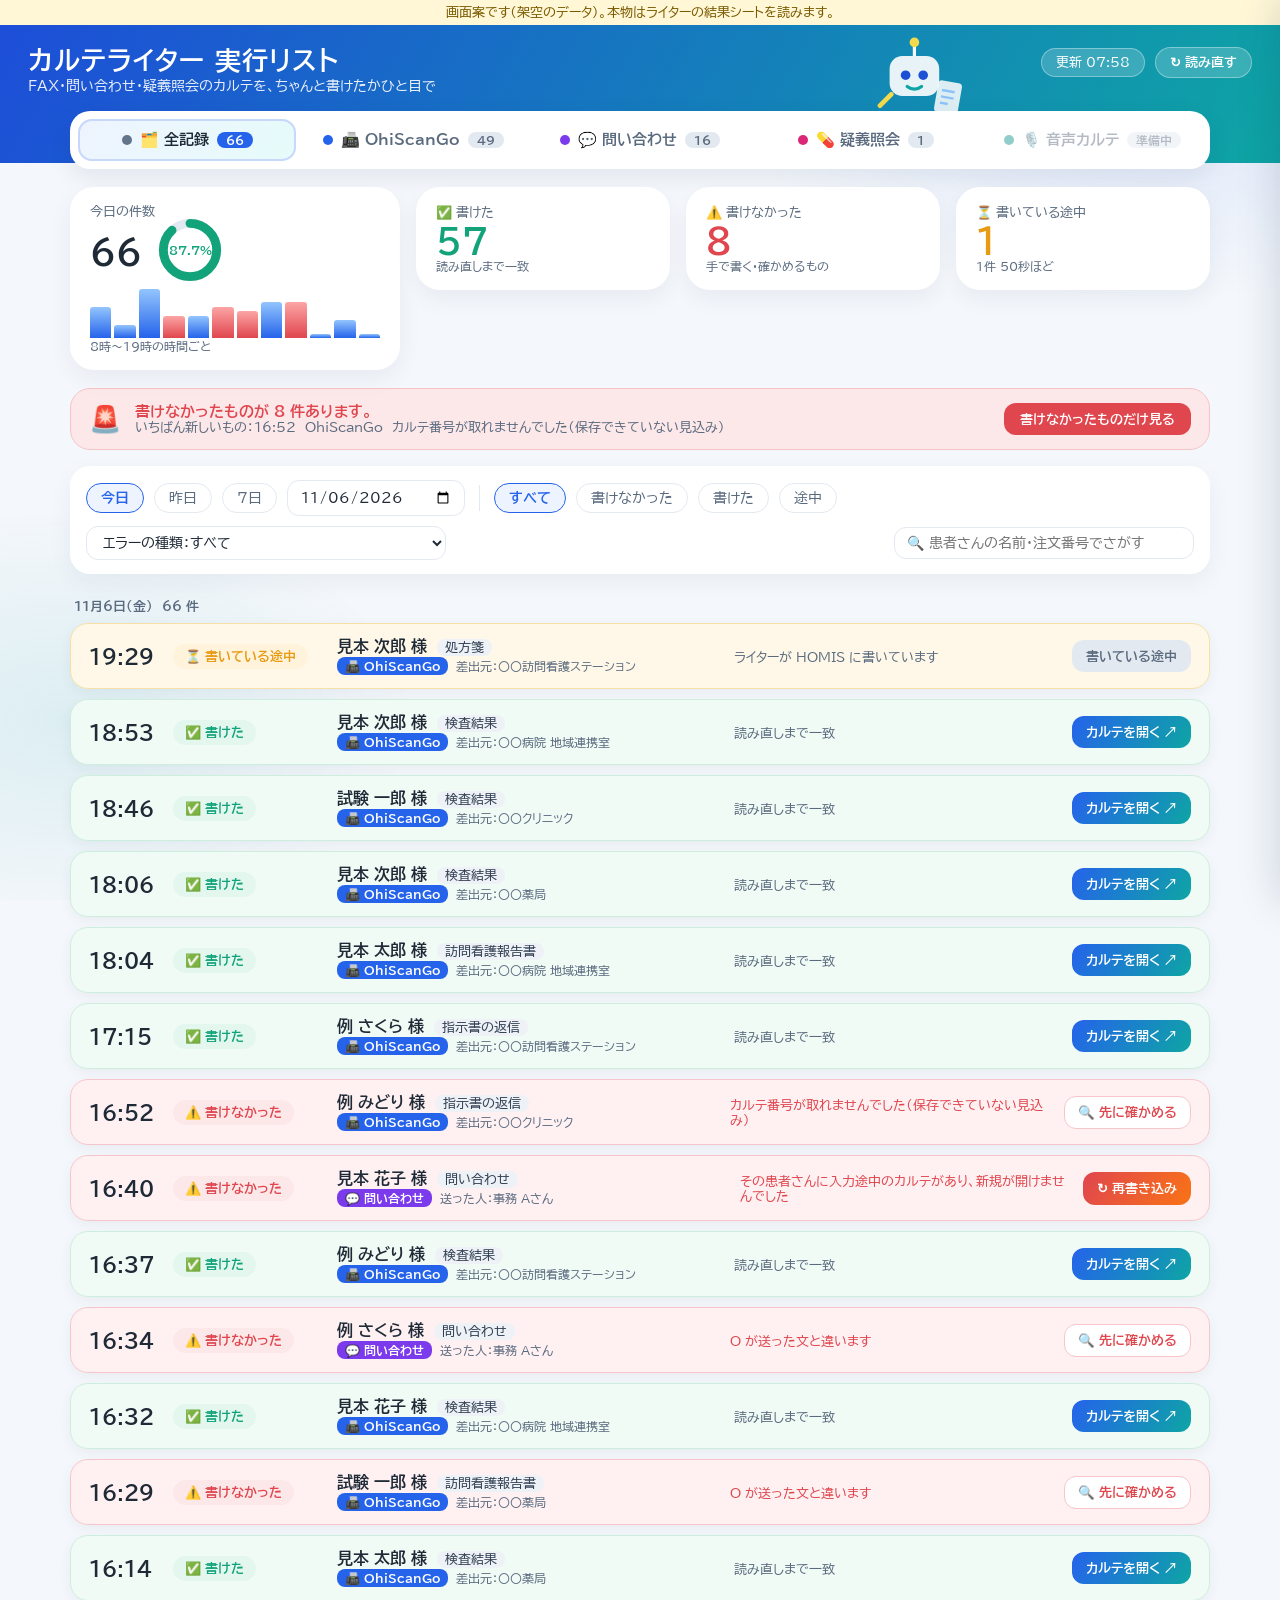
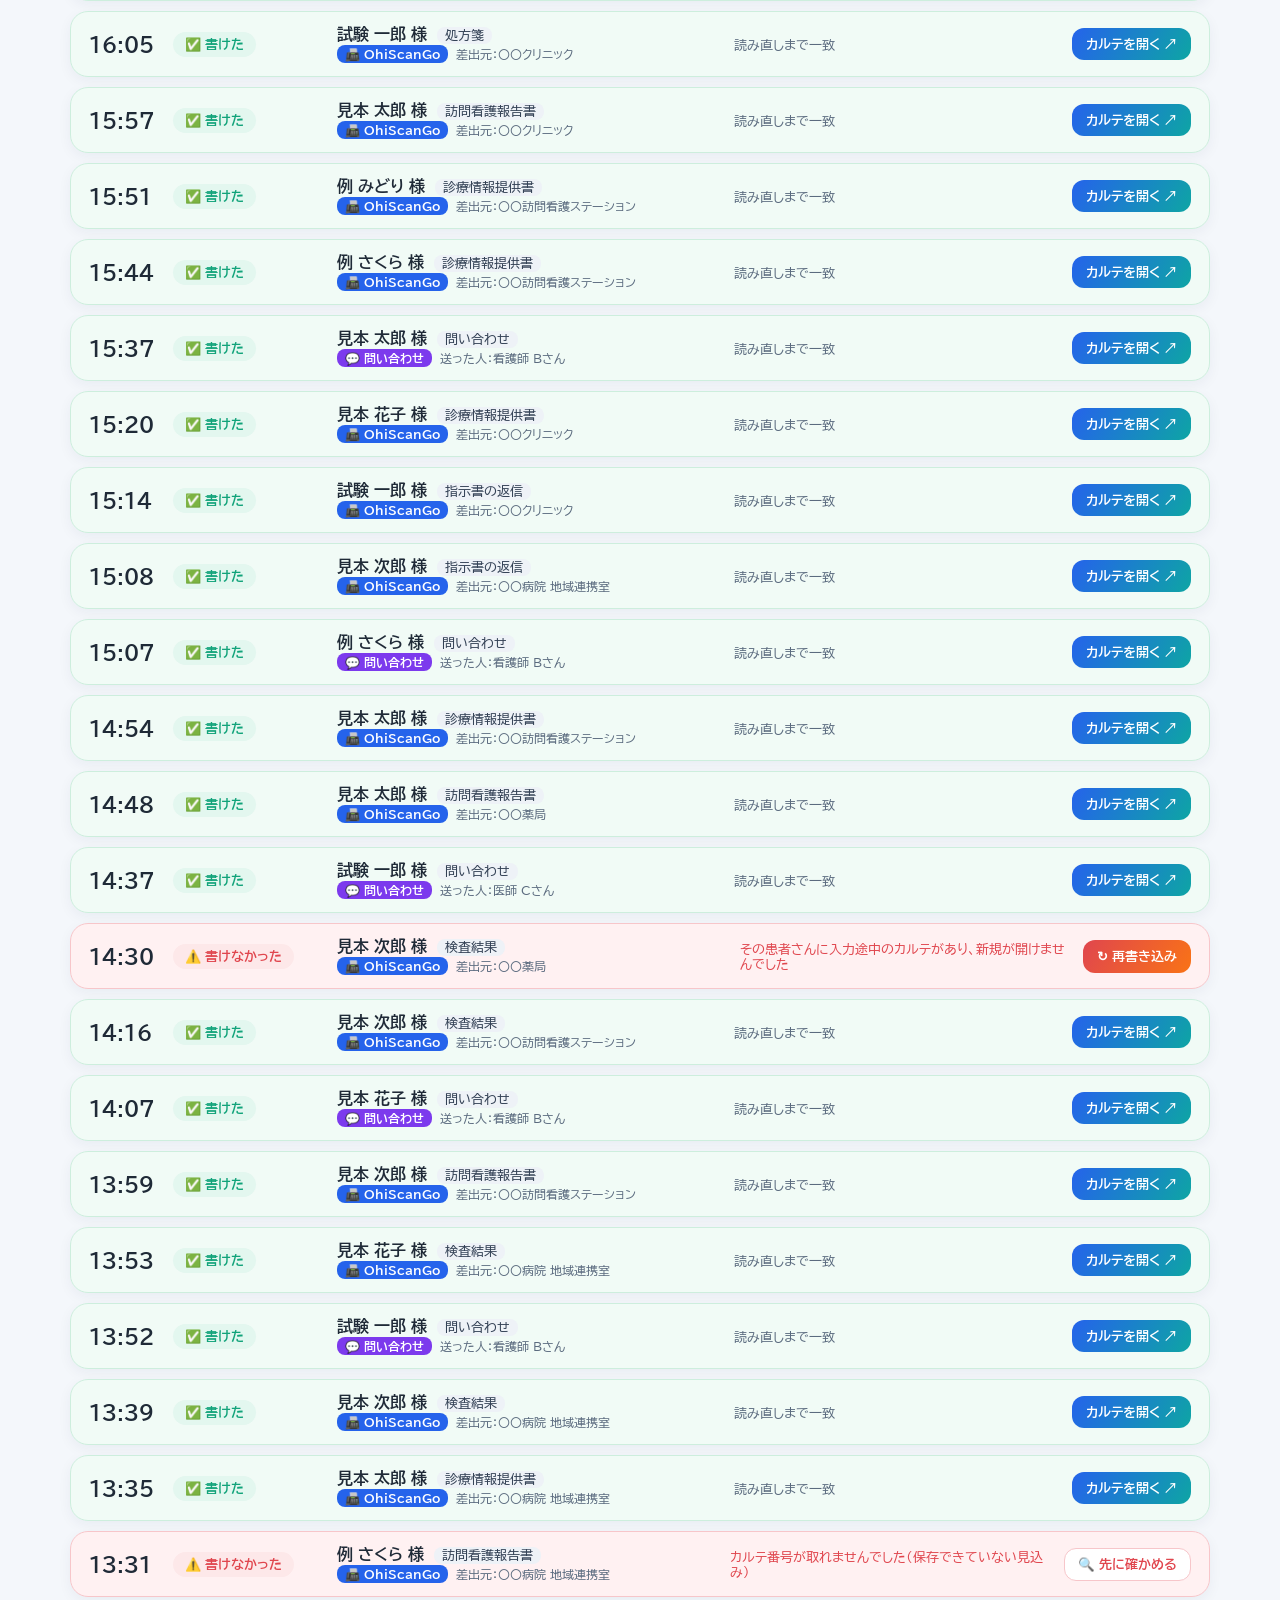
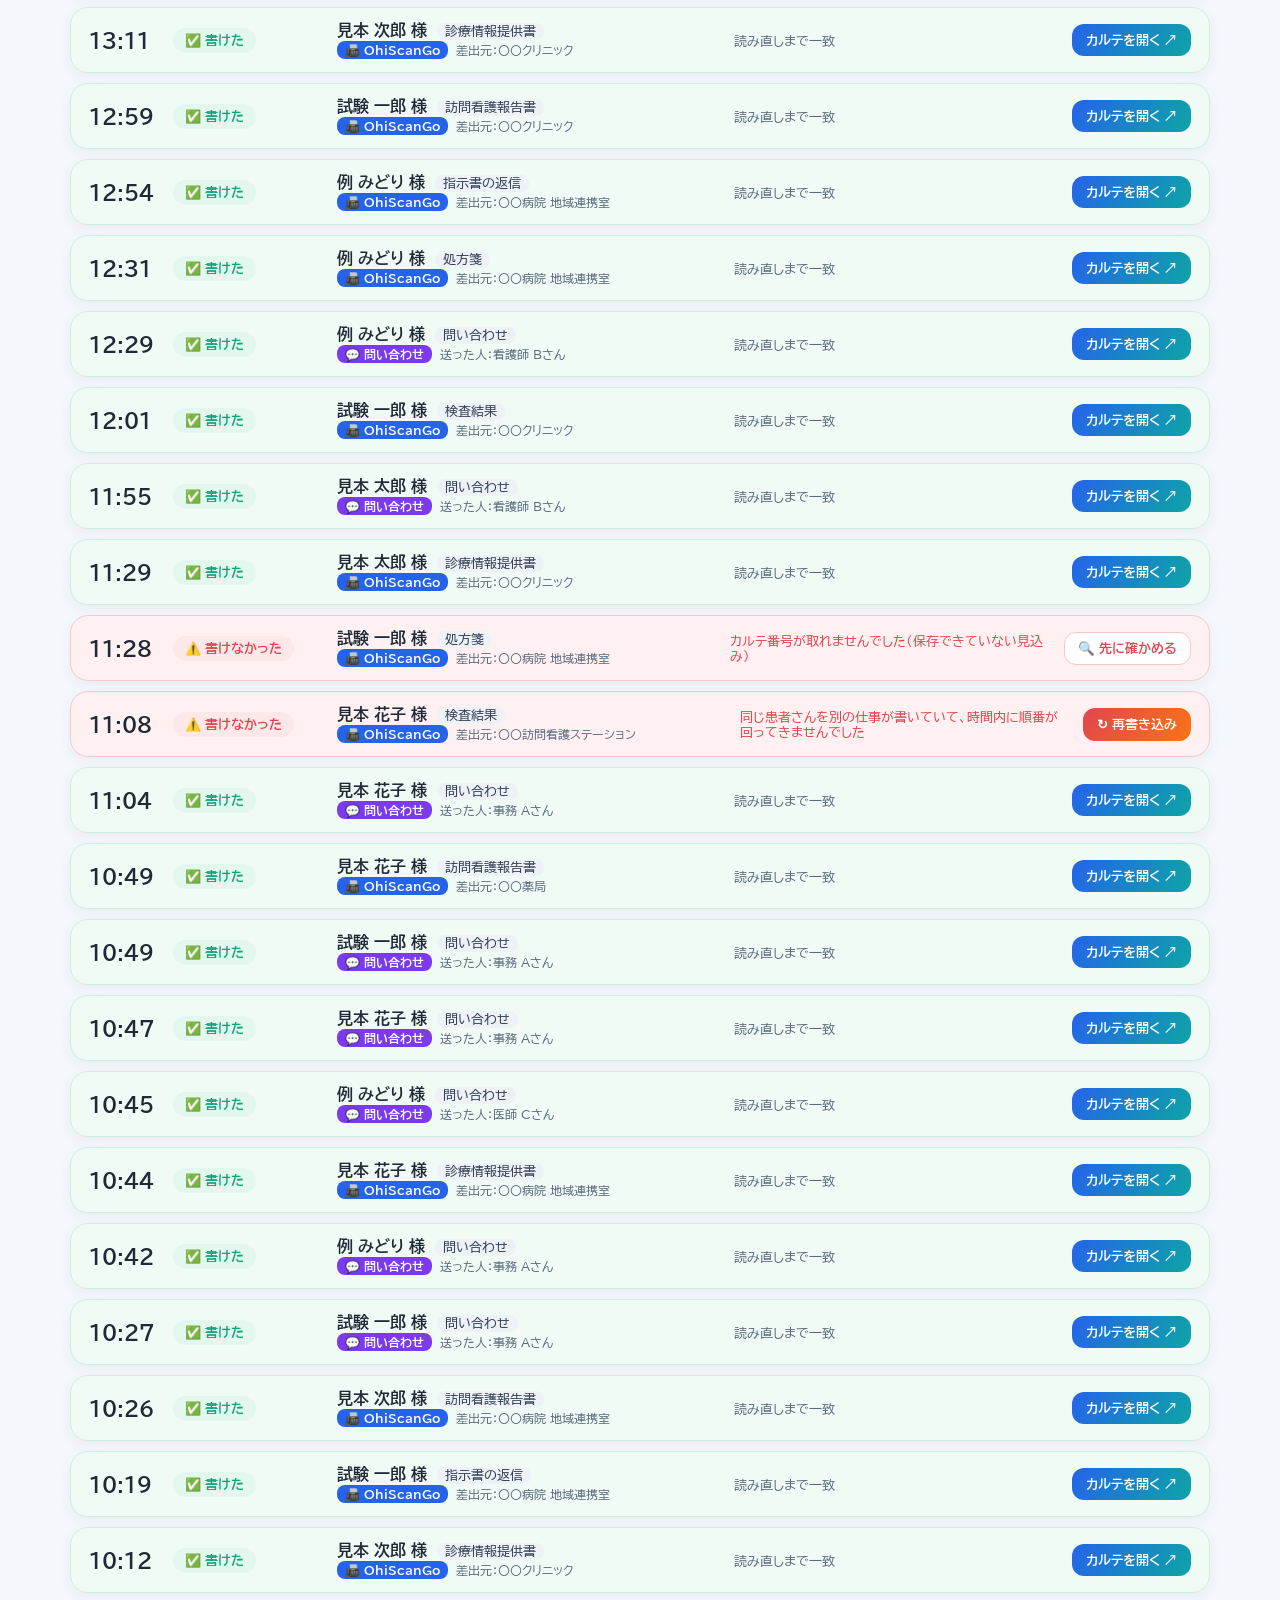
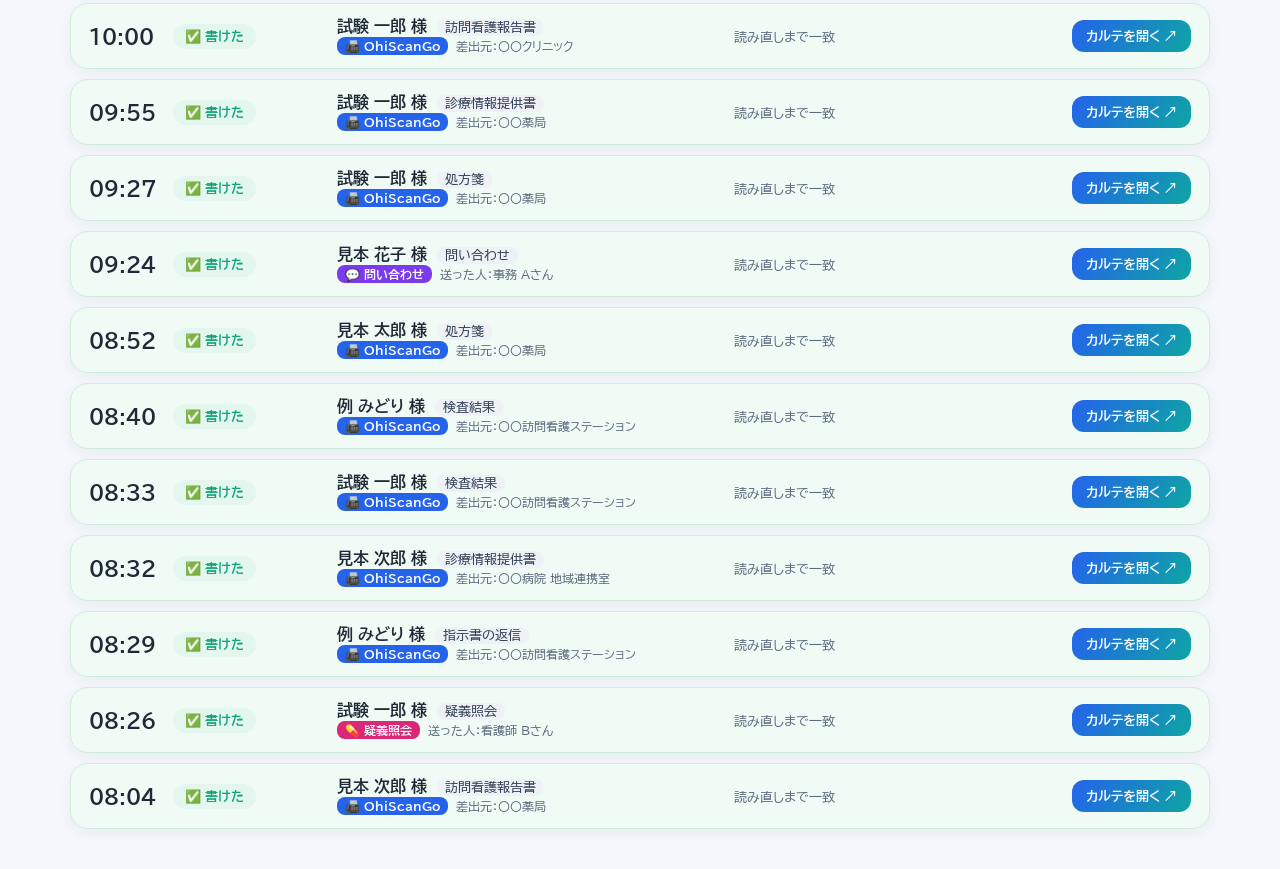
<file: docs/実行リスト_画面案/画面案.html>
<!DOCTYPE html>
<html lang="ja">
<head>
<meta charset="utf-8">
<meta name="viewport" content="width=device-width, initial-scale=1">
<title>カルテライター 実行リスト（画面案）</title>
<link rel="preconnect" href="https://fonts.googleapis.com">
<link href="https://fonts.googleapis.com/css2?family=BIZ+UDPGothic:wght@400;700&display=swap" rel="stylesheet">
<style>
:root{
  --bg:#f4f7fb; --card:#fff; --ink:#1f2a37; --sub:#5b6b7f; --line:#e3e9f1;
  --ok:#12a37a; --okbg:#e3f7ef; --ng:#e0464e; --ngbg:#fde8e9; --run:#e79a12; --runbg:#fff3dc;
  --c1:#2563eb; --c2:#0ea5a4; --fax:#2563eb; --bot:#7c3aed; --gi:#db2777; --kj:#0d9488;
}
*{box-sizing:border-box}
body{margin:0;font-family:"BIZ UDPGothic","BIZ UDPゴシック",sans-serif;color:var(--ink);background:var(--bg);font-size:15px}
body::before{content:"";position:fixed;inset:0;z-index:-1;pointer-events:none;
  background:radial-gradient(600px 300px at 90% 10%,rgba(37,99,235,.10),transparent 70%),
             radial-gradient(500px 300px at 5% 80%,rgba(14,165,164,.10),transparent 70%)}
.mock{background:#fff7d6;color:#7a5a00;text-align:center;font-size:13px;padding:6px}
header{background:linear-gradient(120deg,#1d4ed8 0%,#0ea5a4 100%);color:#fff;padding:22px 28px 70px;position:relative;overflow:hidden}
header h1{margin:0;font-size:26px;letter-spacing:.04em}
header p{margin:6px 0 0;opacity:.9;font-size:14px}
.hd-right{position:absolute;right:28px;top:22px;display:flex;gap:10px;align-items:center}
.pill{background:rgba(255,255,255,.18);border:1px solid rgba(255,255,255,.35);color:#fff;border-radius:999px;padding:7px 14px;font-size:13px}
button.pill{cursor:pointer;font-family:inherit;font-weight:700}
.robot{position:absolute;right:300px;top:-4px;transform:scale(.8);opacity:.95}
.wrap{position:relative;z-index:1;max-width:1180px;margin:-52px auto 40px;padding:0 20px}
.tabs{display:flex;gap:8px;background:var(--card);padding:8px;border-radius:20px;box-shadow:0 8px 24px rgba(15,40,80,.08);flex-wrap:wrap}
.tab{flex:1;min-width:150px;border:0;background:transparent;border-radius:14px;padding:12px 10px;font-family:inherit;font-size:15px;font-weight:700;color:var(--sub);cursor:pointer;display:flex;align-items:center;justify-content:center;gap:8px}
.tab .n{background:var(--line);color:var(--sub);border-radius:999px;padding:2px 9px;font-size:12px}
.tab.on{background:linear-gradient(120deg,#eef4ff,#e6fbfa);color:var(--ink);box-shadow:inset 0 0 0 2px #c7d8fb}
.tab.on .n{background:var(--c1);color:#fff}
.tab.off{opacity:.45;cursor:default}
.dot{width:10px;height:10px;border-radius:50%}
.kpis{align-items:start;display:grid;grid-template-columns:1.3fr 1fr 1fr 1fr;gap:16px;margin:18px 0}
.kpi{background:var(--card);border-radius:24px;padding:18px 20px;box-shadow:0 8px 24px rgba(15,40,80,.06);position:relative}
.kpi .lb{color:var(--sub);font-size:13px}
.kpi .v{font-size:34px;font-weight:700;margin-top:4px}
.kpi .s{font-size:12px;color:var(--sub);margin-top:2px}
.kpi.ok .v{color:var(--ok)} .kpi.ng .v{color:var(--ng)} .kpi.run .v{color:var(--run)}
.rate{display:flex;align-items:center;gap:16px}
.bars{display:flex;align-items:flex-end;gap:3px;height:46px;margin-top:10px}
.bars i{flex:1;background:linear-gradient(#93c5fd,#2563eb);border-radius:3px 3px 0 0;min-height:2px}
.bars i.f{background:linear-gradient(#fca5a5,#e0464e)}
.alert{display:flex;gap:14px;align-items:center;background:var(--ngbg);border:1px solid #f7c3c6;border-radius:20px;padding:14px 18px;margin-bottom:16px}
.alert b{color:var(--ng)}
.alert .go{margin-left:auto;background:var(--ng);color:#fff;border:0;border-radius:12px;padding:9px 16px;font-family:inherit;font-weight:700;cursor:pointer}
.filters{background:var(--card);border-radius:20px;padding:14px 16px;display:flex;gap:10px;flex-wrap:wrap;align-items:center;box-shadow:0 8px 24px rgba(15,40,80,.05)}
.chip{border:1.5px solid var(--line);background:#fff;border-radius:999px;padding:7px 14px;font-family:inherit;font-size:14px;cursor:pointer;color:var(--sub)}
.chip.on{border-color:var(--c1);color:var(--c1);background:#eef4ff;font-weight:700}
.sep{width:1px;height:26px;background:var(--line);margin:0 4px}
select,input[type=search],input[type=date]{font-family:inherit;font-size:14px;border:1.5px solid var(--line);border-radius:12px;padding:8px 12px;background:#fff;color:var(--ink)}
input[type=search]{min-width:300px;margin-left:auto}
.list{margin-top:16px;display:flex;flex-direction:column;gap:10px}
.day{color:var(--sub);font-size:13px;font-weight:700;margin:10px 4px 0}
.row{background:var(--card);border-radius:18px;padding:14px 18px;display:grid;grid-template-columns:70px 150px 1.3fr 1.1fr auto;gap:14px;align-items:center;box-shadow:0 4px 14px rgba(15,40,80,.05);cursor:pointer;border:1.5px solid transparent;transition:transform .12s}
.row:hover{transform:translateY(-2px);box-shadow:0 10px 24px rgba(15,40,80,.10)}
.row.ok{background:#f1fbf6;border-color:#cdeedd} .row.ng{background:#fff1f2;border-color:#f7c6ca} .row.run{background:#fff8e8;border-color:#f6dfa9} .row.done{background:#f3f5f8;border-color:#dfe5ee}
.tm{font-size:20px;font-weight:700}
.badge{white-space:nowrap;display:inline-flex;align-items:center;gap:6px;border-radius:999px;padding:5px 12px;font-size:13px;font-weight:700}
.badge.ok{background:var(--okbg);color:var(--ok)} .badge.ng{background:var(--ngbg);color:var(--ng)} .badge.run{background:var(--runbg);color:var(--run)}
.src{font-size:12px;font-weight:700;border-radius:8px;padding:3px 8px;color:#fff;margin-right:8px}
.who b{font-size:16px}.dt{margin-left:10px;font-size:13px;background:#eef2f7;border-radius:8px;padding:2px 8px;color:#334155}.sd{font-size:12px;color:var(--sub)}
.oid{font-family:Consolas,monospace;font-size:13px;color:var(--sub)}
.why{font-size:13px;color:var(--sub)}
.why.ng{color:var(--ng)}
.open{background:linear-gradient(120deg,#2563eb,#0ea5a4);color:#fff;border:0;border-radius:12px;padding:9px 14px;font-family:inherit;font-weight:700;cursor:pointer;white-space:nowrap}
.rw{background:linear-gradient(120deg,#e0464e,#f97316);color:#fff;border:0;border-radius:12px;padding:9px 14px;font-family:inherit;font-weight:700;cursor:pointer;white-space:nowrap}
.chk{background:#fff;color:var(--ng);border:1.5px solid #f7c6ca;border-radius:12px;padding:8px 13px;font-family:inherit;font-weight:700;cursor:pointer;white-space:nowrap}
.hand{background:#fff;color:var(--sub);border:1.5px solid var(--line);border-radius:12px;padding:9px 14px;font-family:inherit;font-weight:700;cursor:pointer}
.acts{display:flex;gap:8px;margin-top:14px;flex-wrap:wrap}
.badge.done{background:#e8edf3;color:#5b6b7f}
.open:disabled{background:var(--line);color:var(--sub);cursor:default}
.drawer{position:fixed;top:0;right:-460px;width:440px;max-width:100%;height:100%;background:#fff;box-shadow:-20px 0 40px rgba(15,40,80,.18);transition:right .25s;z-index:10;padding:26px;overflow:auto}
.drawer.on{right:0}
.drawer h2{margin:0 0 4px;font-size:20px}
.dl{display:grid;grid-template-columns:110px 1fr;gap:10px 12px;margin-top:18px;font-size:14px}
.dl dt{color:var(--sub)}
.next{margin-top:20px;background:#f0f6ff;border-radius:18px;padding:16px}
.next b{display:block;margin-bottom:6px}
.close{position:absolute;right:18px;top:18px;border:0;background:var(--line);border-radius:50%;width:34px;height:34px;font-size:18px;cursor:pointer}
.shade{position:fixed;inset:0;background:rgba(15,30,60,.25);display:none;z-index:9}.shade.on{display:block}
@media (max-width:860px){.kpis{grid-template-columns:1fr 1fr}.row{grid-template-columns:60px 1fr;}.row>:nth-child(n+3){grid-column:1/-1}.robot{display:none}}
</style>
</head>
<body>
<div class="mock">画面案です（架空のデータ）。本物はライターの結果シートを読みます。</div>
<header>
  <h1>カルテライター 実行リスト</h1>
  <p>FAX・問い合わせ・疑義照会のカルテを、ちゃんと書けたかひと目で</p>
  <svg class="robot" width="120" height="110" viewBox="0 0 120 110" aria-hidden="true">
    <rect x="22" y="30" width="62" height="50" rx="16" fill="#fff" opacity=".95"/>
    <circle cx="42" cy="54" r="6" fill="#1d4ed8"/><circle cx="64" cy="54" r="6" fill="#1d4ed8"/>
    <path d="M44 68 q9 7 18 0" stroke="#0ea5a4" stroke-width="4" fill="none" stroke-linecap="round"/>
    <line x1="53" y1="30" x2="53" y2="16" stroke="#fff" stroke-width="4"/><circle cx="53" cy="13" r="6" fill="#fde047"/>
    <rect x="80" y="62" width="30" height="40" rx="5" fill="#fff" opacity=".9" transform="rotate(10 95 82)"/>
    <path d="M86 74h16M86 82h16M86 90h10" stroke="#93c5fd" stroke-width="3" transform="rotate(10 95 82)"/>
    <path d="M10 92 l14 -14" stroke="#fde047" stroke-width="6" stroke-linecap="round"/>
  </svg>
  <div class="hd-right"><span class="pill" id="upd">更新 07:58</span><button class="pill" onclick="render()">↻ 読み直す</button></div>
</header>

<div class="wrap">
  <div class="tabs" id="tabs"></div>

  <div class="kpis">
    <div class="kpi"><div class="lb">今日の件数</div><div class="rate"><div class="v" id="kAll">0</div>
      <svg width="64" height="64" viewBox="0 0 36 36"><circle cx="18" cy="18" r="15" fill="none" stroke="#e3e9f1" stroke-width="5"/>
      <circle id="ring" cx="18" cy="18" r="15" fill="none" stroke="#12a37a" stroke-width="5" stroke-linecap="round" stroke-dasharray="0 100" transform="rotate(-90 18 18)"/>
      <text id="ringT" x="18" y="21" text-anchor="middle" font-size="6.5" font-weight="700" fill="#12a37a"></text></svg></div>
      <div class="bars" id="bars" title="時間ごとの件数（赤は失敗）"></div><div class="s">8時〜19時の時間ごと</div></div>
    <div class="kpi ok"><div class="lb">✅ 書けた</div><div class="v" id="kOk">0</div><div class="s">読み直しまで一致</div></div>
    <div class="kpi ng"><div class="lb">⚠️ 書けなかった</div><div class="v" id="kNg">0</div><div class="s">手で書く・確かめるもの</div></div>
    <div class="kpi run"><div class="lb">⏳ 書いている途中</div><div class="v" id="kRun">0</div><div class="s">1件 50秒ほど</div></div>
  </div>

  <div class="alert" id="alertBox"></div>

  <div class="filters">
    <button class="chip on" data-d="0">今日</button><button class="chip" data-d="1">昨日</button><button class="chip" data-d="7">7日</button>
    <input type="date" value="2026-11-06" title="日を選ぶ">
    <span class="sep"></span>
    <button class="chip on" data-s="all">すべて</button><button class="chip" data-s="ng">書けなかった</button><button class="chip" data-s="ok">書けた</button><button class="chip" data-s="run">途中</button>
    <select id="err"><option value="">エラーの種類：すべて</option></select>
    <input type="search" id="q" placeholder="🔍 患者さんの名前・注文番号でさがす">
  </div>

  <div class="list" id="list"></div>
</div>

<div class="shade" id="shade" onclick="closeD()"></div>
<aside class="drawer" id="drawer"><button class="close" onclick="closeD()">×</button><div id="dbody"></div></aside>

<script>
const SRC={FAX:{n:"OhiScanGo",c:"var(--fax)",i:"📠"},BOT:{n:"問い合わせ",c:"var(--bot)",i:"💬"},GI:{n:"疑義照会",c:"var(--gi)",i:"💊"}};
const WHY={
 "blocked:in_progress_karte":["その患者さんに入力途中のカルテがあり、新規が開けませんでした","入力途中のカルテを閉じてから「再書き込み」を押してください。",1],
 "verify:o_mismatch":["O が送った文と違います","カルテは保存されています。開いて O 欄を確かめ、足りなければ手で足してください（再書き込みすると2枚になります）。",0],
 "locked:busy":["同じ患者さんを別の仕事が書いていて、時間内に順番が回ってきませんでした","カルテは書かれていません。「再書き込み」を押してください。",1],
 "no_karte_id":["カルテ番号が取れませんでした（保存できていない見込み）","HOMIS にカルテが残っていないか先に確かめてください。無ければ再書き込みできます。",2]
};
// 架空のデータ
const rows=[];let seed=7;const rnd=()=>(seed=(seed*9301+49297)%233280)/233280;
for(let h=8;h<=19;h++){const n=Math.floor(rnd()*9)+(h<17?3:1);for(let k=0;k<n;k++){
  const m=Math.floor(rnd()*60);const r=rnd();const src=r<.68?"FAX":r<.93?"BOT":"GI";
  let st="ok",e="";const f=rnd();if(f<.035){st="ng";e=Object.keys(WHY)[Math.floor(rnd()*4)]}
  const NM=["見本 花子","見本 太郎","試験 一郎","例 さくら","見本 次郎","例 みどり"],DT=["訪問看護報告書","診療情報提供書","検査結果","処方箋","指示書の返信"],SD=["〇〇訪問看護ステーション","〇〇病院 地域連携室","〇〇薬局","〇〇クリニック"],ST=["事務 Aさん","看護師 Bさん","医師 Cさん"];
  const nm=NM[Math.floor(rnd()*NM.length)]+" 様",dt=src==="FAX"?DT[Math.floor(rnd()*DT.length)]:src==="BOT"?"問い合わせ":"疑義照会",sd=src==="FAX"?SD[Math.floor(rnd()*SD.length)]:ST[Math.floor(rnd()*ST.length)];
  rows.push({nm,dt,sd,t:`${String(h).padStart(2,"0")}:${String(m).padStart(2,"0")}`,h,src,st,e,
    id:src==="FAX"?`FAX-2611060${h}${String(m).padStart(2,"0")}00-${k+1}`:src==="BOT"?`BOT-20261106-0${String(40+h*3+k).padStart(3,"0")}-2026110${6}${h}${m}`:`BOT-G-202611060${h}${m}00`});}}
rows.sort((a,b)=>b.t.localeCompare(a.t));rows[0].st="run";rows[0].e="";
let tab="ALL",fs="all";
function tabsHtml(){const c=s=>rows.filter(r=>s==="ALL"||r.src===s).length;
 const t=[["ALL","🗂️ 全記録","#64748b"],["FAX","📠 OhiScanGo","var(--fax)"],["BOT","💬 問い合わせ","var(--bot)"],["GI","💊 疑義照会","var(--gi)"]];
 document.getElementById("tabs").innerHTML=t.map(([k,l,c2])=>`<button class="tab ${tab===k?"on":""}" onclick="tab='${k}';render()"><span class="dot" style="background:${c2}"></span>${l}<span class="n">${c(k)}</span></button>`).join("")
 +`<button class="tab off" title="共通 JSON の入口ができたら"><span class="dot" style="background:var(--kj)"></span>🎙️ 音声カルテ<span class="n">準備中</span></button>`;}
function render(){
 tabsHtml();const q=document.getElementById("q").value.trim();const ev=document.getElementById("err").value;
 const base=rows.filter(r=>tab==="ALL"||r.src===tab);
 const ok=base.filter(r=>r.st==="ok").length,ng=base.filter(r=>r.st==="ng"),run=base.filter(r=>r.st==="run").length;
 kAll.textContent=base.length;kOk.textContent=ok;kNg.textContent=ng.length;kRun.textContent=run;
 const pct=base.length?Math.round(ok/(base.length-run||1)*1000)/10:0;ring.setAttribute("stroke-dasharray",`${pct*0.942} 100`);ringT.textContent=pct+"%";
 let bh="";for(let h=8;h<=19;h++){const a=base.filter(r=>r.h===h);const f=a.some(r=>r.st==="ng");bh+=`<i class="${f?"f":""}" style="height:${Math.max(4,a.length*4.5)}px" title="${h}時 ${a.length}件"></i>`}bars.innerHTML=bh;
 alertBox.style.display=ng.length?"flex":"none";
 alertBox.innerHTML=`<span style="font-size:26px">🚨</span><div><b>書けなかったものが ${ng.length} 件あります。</b><br><span class="why">いちばん新しいもの：${ng[0]?ng[0].t+"　"+SRC[ng[0].src].n+"　"+WHY[ng[0].e][0]:""}</span></div><button class="go" onclick="setS('ng')">書けなかったものだけ見る</button>`;
 const list=base.filter(r=>(fs==="all"||r.st===fs)&&(!ev||r.e===ev)&&(!q||r.id.includes(q)||r.nm.includes(q)));
 document.getElementById("list").innerHTML=`<div class="day">11月6日（金）　${list.length} 件</div>`+list.map((r,i)=>{
   const s=SRC[r.src];const b=r.st==="ok"?`<span class="badge ok">✅ 書けた</span>`:r.st==="ng"?`<span class="badge ng">⚠️ 書けなかった</span>`:(r.st==="done"?`<span class="badge done">☑ 対応済み</span>`:`<span class="badge run">⏳ 書いている途中</span>`);
   const why=r.st==="ng"?`<span class="why ng">${WHY[r.e][0]}</span>`:r.st==="run"?`<span class="why">ライターが HOMIS に書いています</span>`:r.st==="done"?`<span class="why">${WHY[r.e][0]}</span>`:`<span class="why">読み直しまで一致</span>`;
   return `<div class="row ${r.st}" onclick="openD(${rows.indexOf(r)})"><div class="tm">${r.t}</div><div>${b}</div><div><div class="who"><b>${r.nm}</b><span class="dt">${r.dt}</span></div><div style="margin-top:4px"><span class="src" style="background:${s.c}">${s.i} ${s.n}</span><span class="sd">${r.src==="FAX"?"差出元":"送った人"}：${r.sd}</span></div></div><div>${why}</div>${act(r)}</div>`}).join("");
}
function act(r){const i=rows.indexOf(r);if(r.st==="ok")return `<button class="open" onclick="event.stopPropagation()">カルテを開く ↗</button>`;
 if(r.st==="run")return `<button class="open" disabled>書いている途中</button>`;if(r.st==="done")return `<button class="open" disabled>${r.doneBy}</button>`;
 const w=WHY[r.e];return w[2]===1?`<button class="rw" onclick="event.stopPropagation();rewrite(${i})">↻ 再書き込み</button>`:`<button class="chk" onclick="event.stopPropagation();openD(${i})">🔍 先に確かめる</button>`}
function rewrite(i){const r=rows[i];if(!confirm(`${r.id} をもう一度書きます。\n同じ患者さんのカルテが HOMIS に無いことを確かめましたか？`))return;
 r.st="done";r.doneBy="↻ 再書き込みへ（-R1）";rows.unshift({nm:r.nm,dt:r.dt,sd:r.sd,t:"07:58",h:19,src:r.src,st:"run",e:"",id:r.id+"-R1"});closeD();render()}
function handDone(i){const r=rows[i];r.st="done";r.doneBy="✍️ 手で書いた";closeD();render()}
function setS(s){fs=s;document.querySelectorAll("[data-s]").forEach(b=>b.classList.toggle("on",b.dataset.s===s));render()}
document.querySelectorAll("[data-s]").forEach(b=>b.onclick=()=>setS(b.dataset.s));
document.querySelectorAll("[data-d]").forEach(b=>b.onclick=()=>{document.querySelectorAll("[data-d]").forEach(x=>x.classList.remove("on"));b.classList.add("on")});
err.innerHTML+=Object.entries(WHY).map(([k,v])=>`<option value="${k}">${v[0].slice(0,22)}…</option>`).join("");
err.onchange=render;q.oninput=render;
function openD(i){const r=rows[i],s=SRC[r.src];const w=WHY[r.e];
 dbody.innerHTML=`<h2>${s.i} ${s.n}　${r.t}</h2><div>${r.st==="ok"?'<span class="badge ok">✅ 書けた</span>':r.st==="ng"?'<span class="badge ng">⚠️ 書けなかった</span>':'<span class="badge run">⏳ 書いている途中</span>'}</div>
 <dl class="dl"><dt>患者さん</dt><dd><b>${r.nm}</b></dd><dt>書類種</dt><dd>${r.dt}</dd><dt>${r.src==="FAX"?"差出元":"送った人"}</dt><dd>${r.sd}</dd><dt>注文番号</dt><dd class="oid">${r.id}</dd><dt>受付</dt><dd>11月6日 ${r.t}</dd><dt>状態</dt><dd>${r.st}</dd><dt>エラーの種類</dt><dd>${r.e||"なし"}</dd><dt>カルテ</dt><dd>${r.st==="ok"?'<a href="#">HOMIS で開く ↗</a>':"（書けていません）"}</dd></dl>
 ${w&&r.st==="ng"?`<div class="next"><b>🧭 次にすること</b>${w[1]}<div class="why" style="margin-top:8px">理由：${w[0]}</div></div><div class="acts">${w[2]?`<button class="rw" onclick="rewrite(${i})">↻ 再書き込み${w[2]===2?'（確かめてから）':''}</button>`:''}<button class="hand" onclick="handDone(${i})">✍️ 手で書いた（対応済みにする）</button></div><div class="why" style="margin-top:10px">押した人と時刻は記録に残ります。</div>`:""}`;
 drawer.classList.add("on");shade.classList.add("on")}
function closeD(){drawer.classList.remove("on");shade.classList.remove("on")}
render();
</script>
</body>
</html>
</file>
